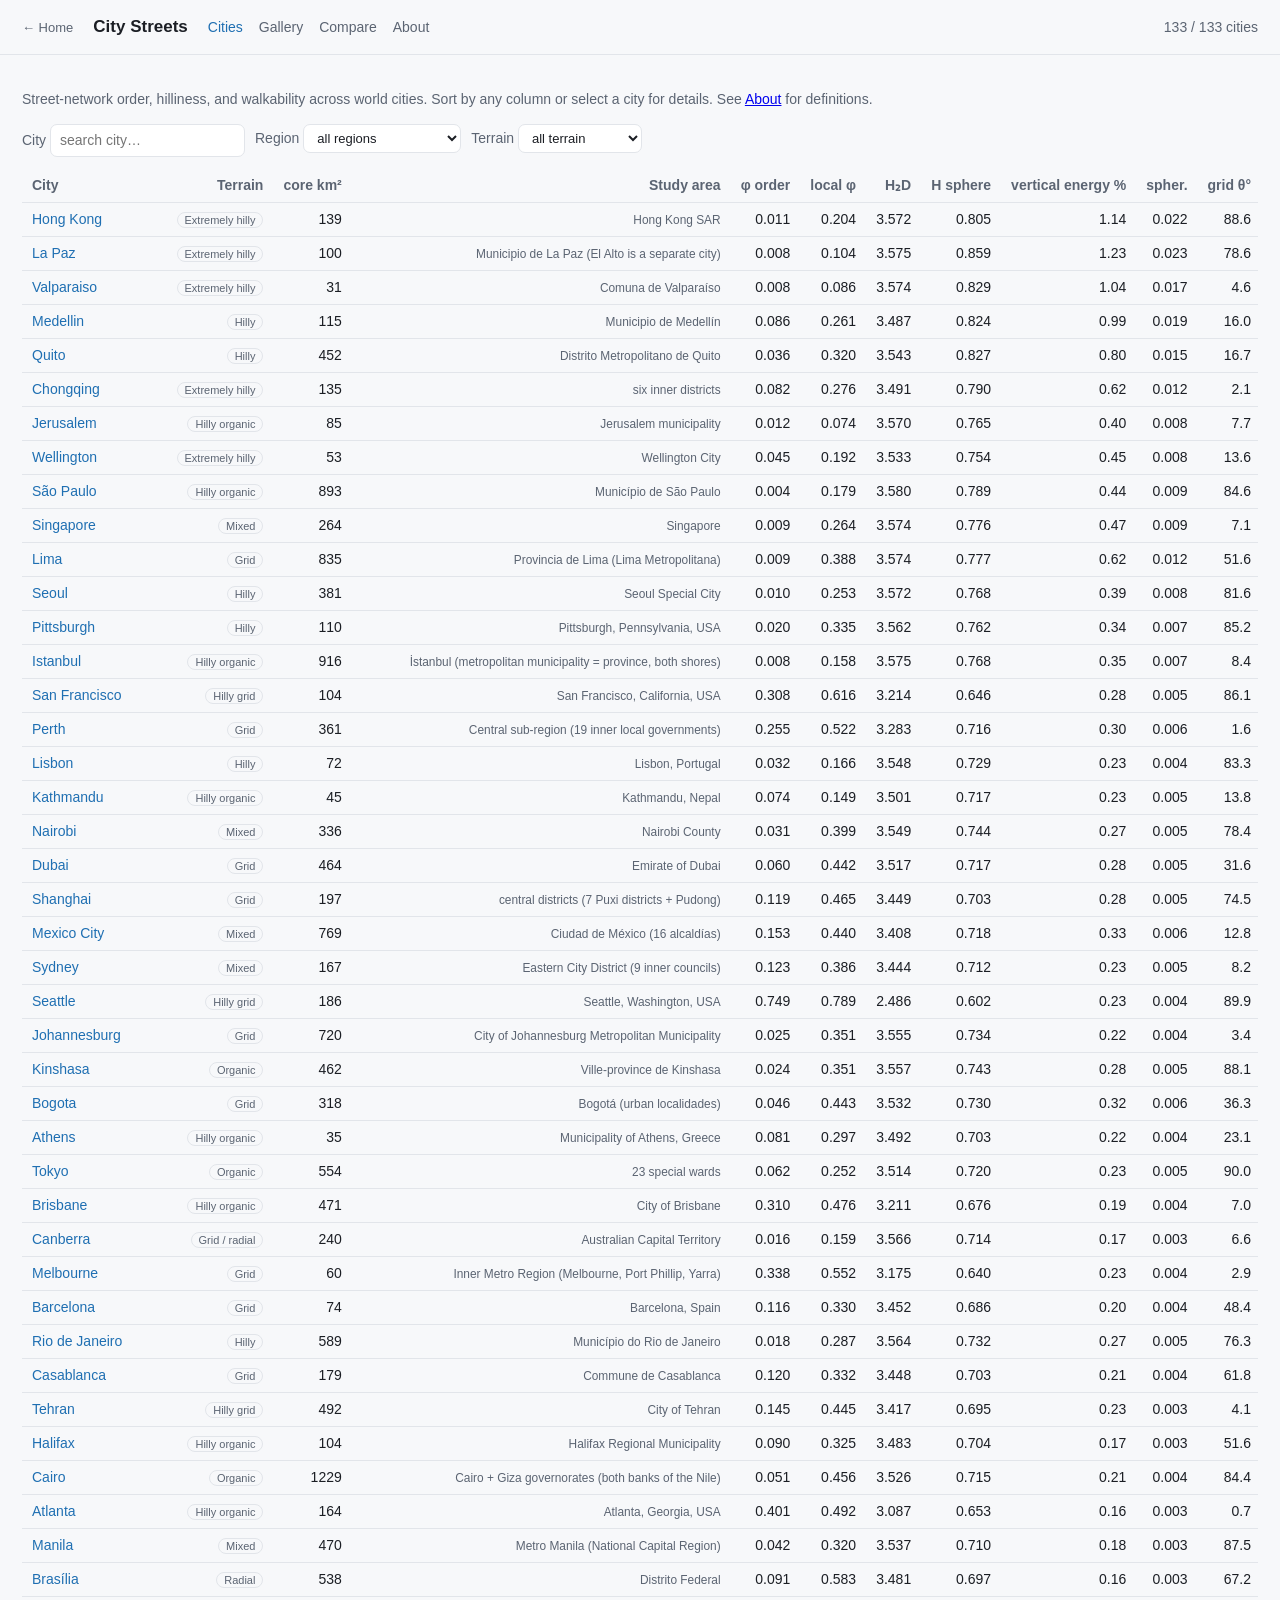
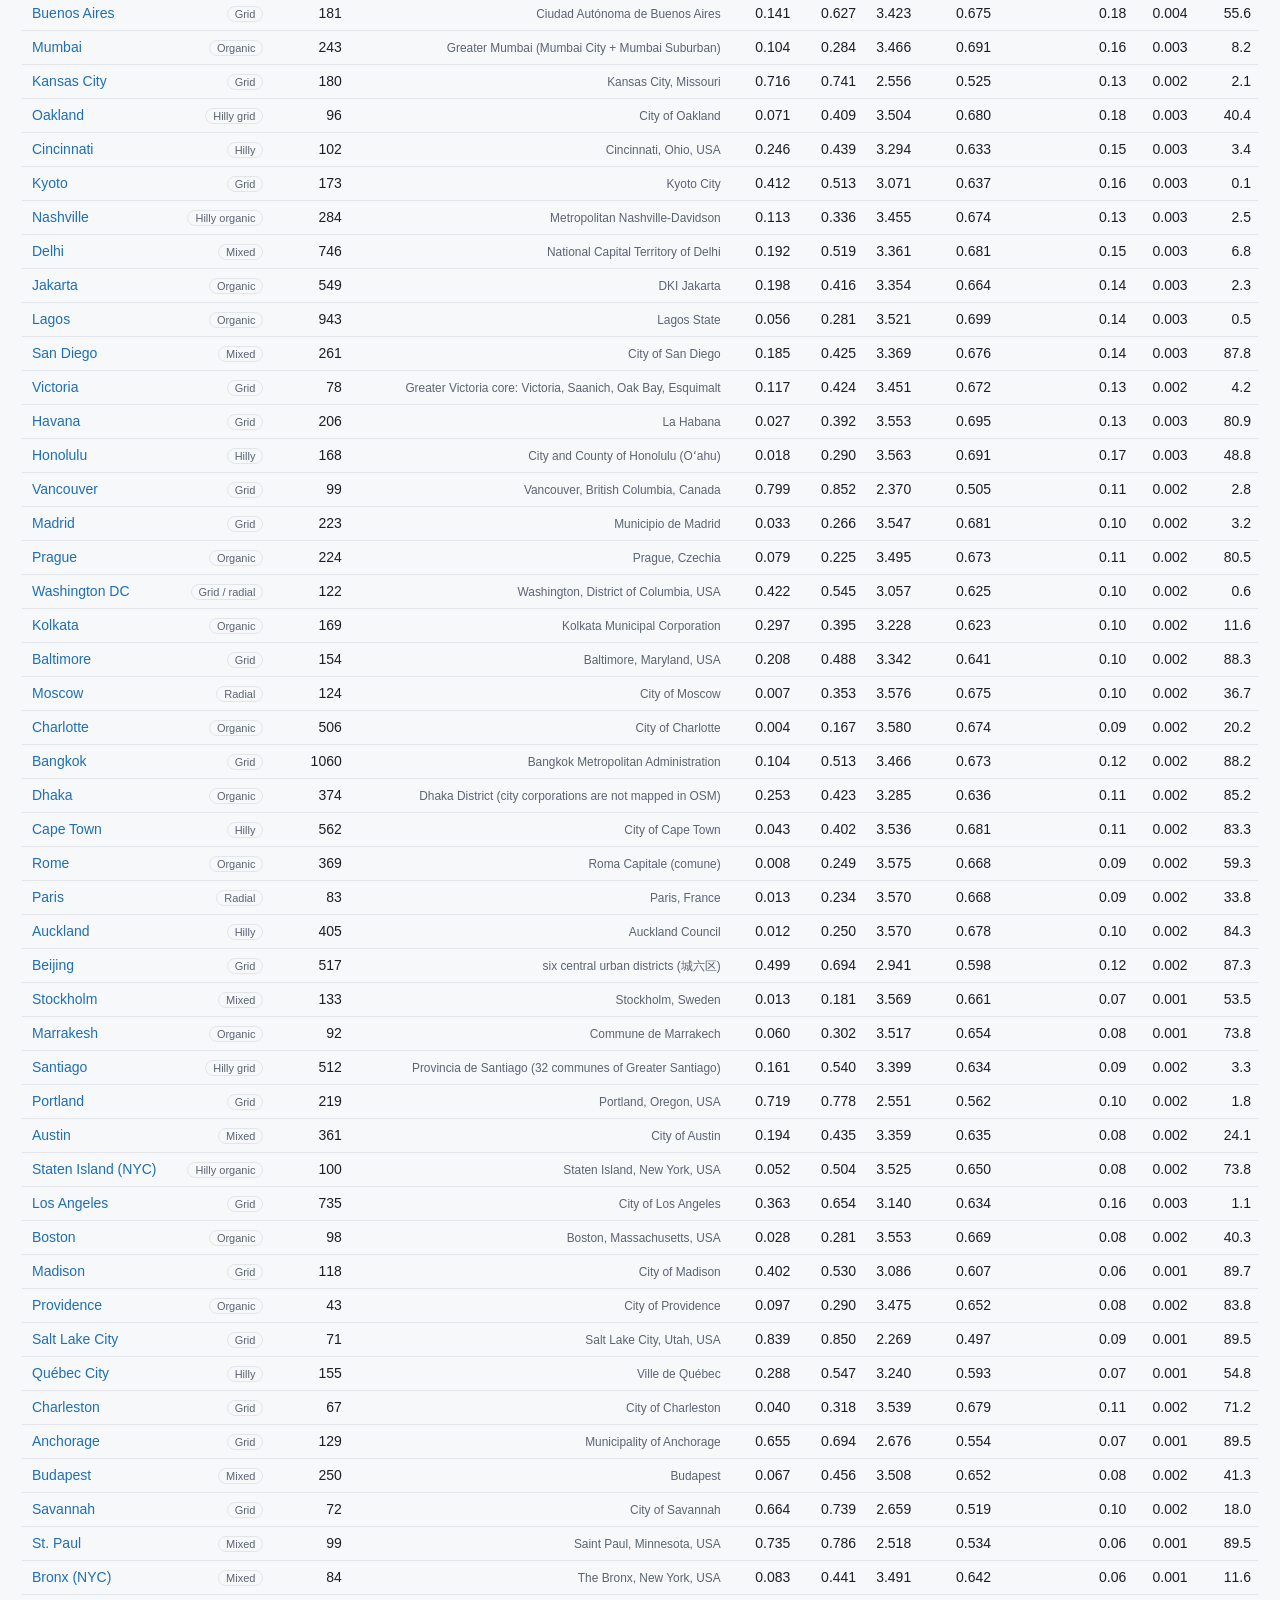
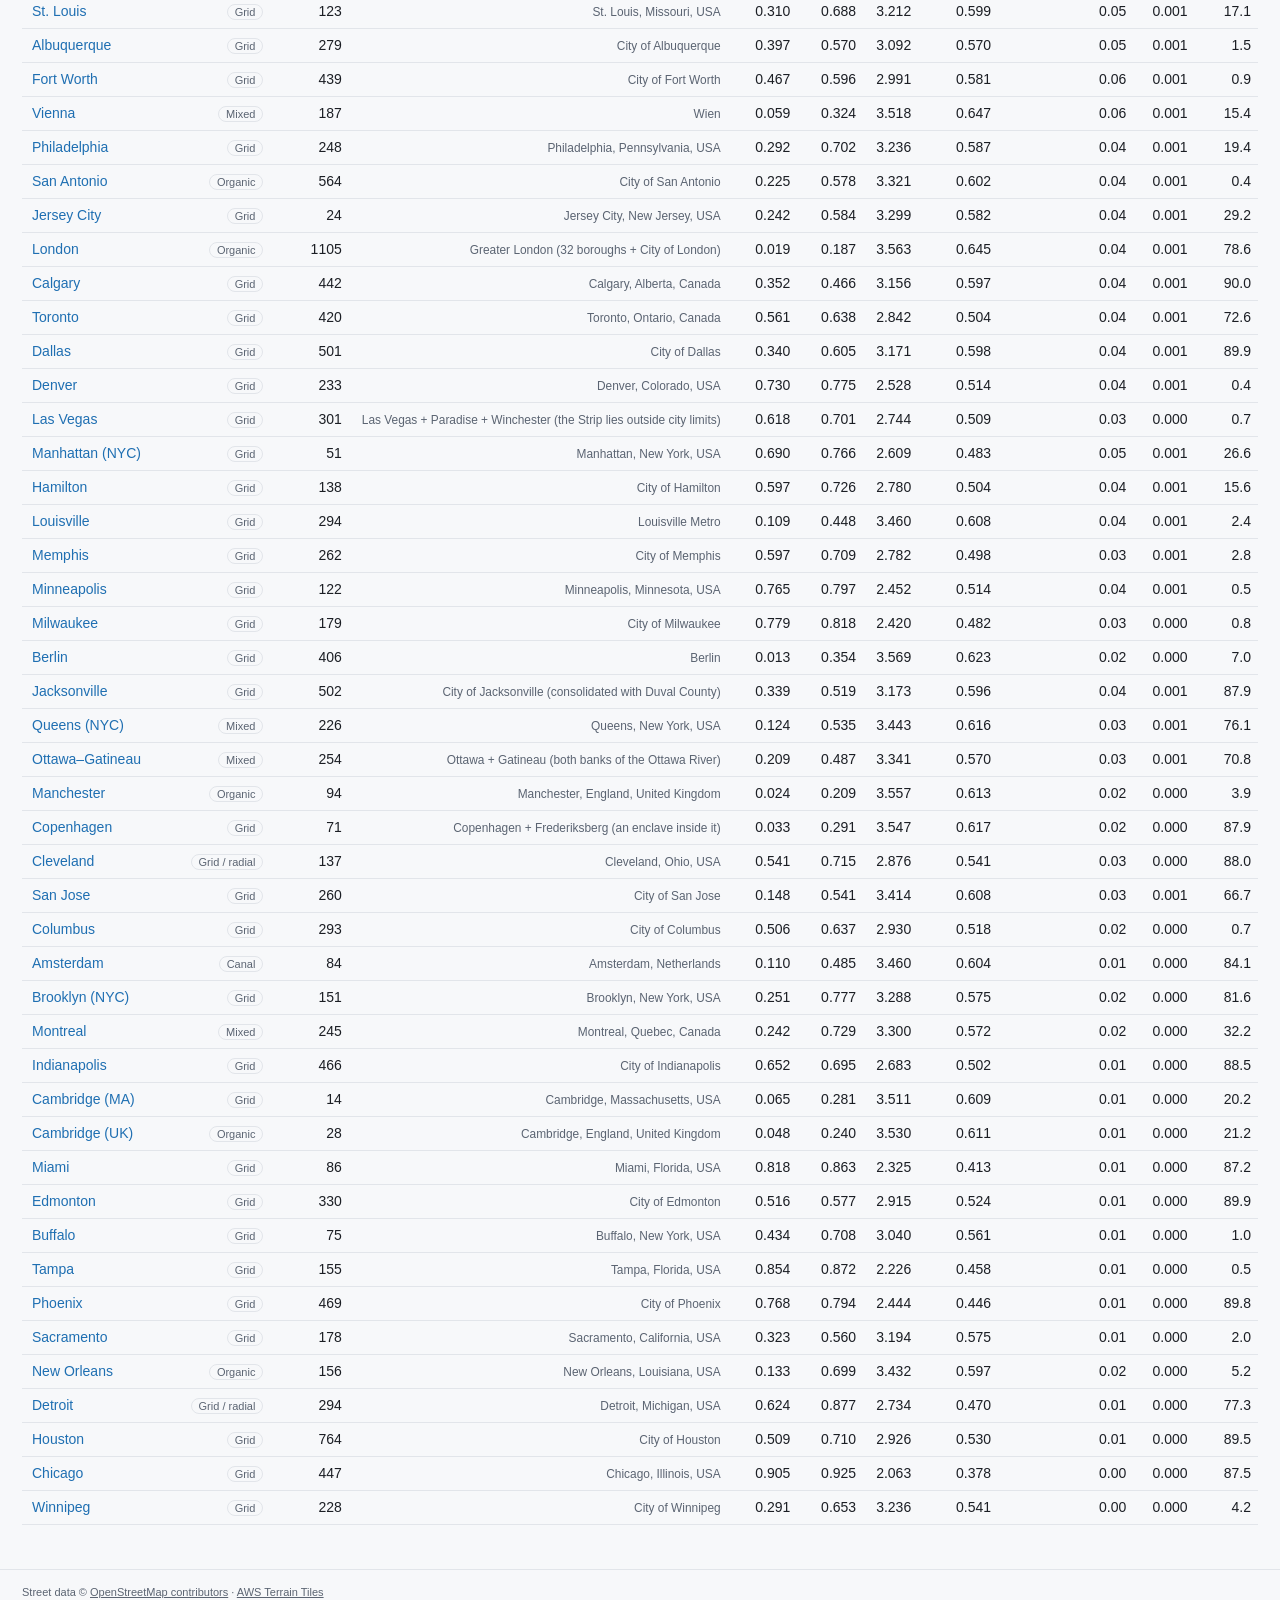
<file: city-streets/index.html>
<!doctype html>
<html lang="en">
<head>
<meta charset="utf-8">
<meta name="viewport" content="width=device-width, initial-scale=1">
<title>City Streets — cities</title>
<link rel="stylesheet" href="css/style.css">
</head>
<body>
<header>
  <a class="home-link" href="../">&larr; Home</a>
  <h1>City Streets</h1>
  <nav><a href="./" class="active">Cities</a><a href="gallery.html">Gallery</a><a href="compare.html">Compare</a><a href="about.html">About</a></nav>
  <span class="muted" id="count"></span>
</header>
<main>
  <p class="muted">Street-network order, hilliness, and walkability across world cities.
    Sort by any column or select a city for details. See <a href="about.html">About</a> for definitions.</p>
  <div style="display:flex; gap:10px; flex-wrap:wrap; margin-bottom:12px">
    <label><span class="muted">City </span><input id="q" type="search" placeholder="search city…" style="background:var(--panel);color:var(--fg);border:1px solid var(--line);border-radius:7px;padding:5px 9px"></label>
    <label><span class="muted">Region </span><select id="region"><option value="">all regions</option></select></label>
    <label><span class="muted">Terrain </span><select id="terrain"><option value="">all terrain</option></select></label>
  </div>
  <div style="overflow-x:auto"><table id="tbl"><thead></thead><tbody></tbody></table></div>
</main>
<script src="js/common.js"></script>
<script>
const COLS = [
  { k: "name", t: "City", tip: "click for the city page", d: null, s: r => r.name,
    cell: r => `<a href="${cityHref(r.slug)}">${escapeHTML(r.name)}</a>` },
  { k: "terrain", t: "Terrain", tip: "registry tag (rough prior, not computed)", d: null, s: r => r.terrain,
    cell: r => `<span class="tag">${escapeHTML(humanLabel(r.terrain))}</span>` },
  { k: "core_area_km2", t: "core km²", tip: "analyzed urban-core area within the input window", d: 0, s: r => r.core_area_km2 },
  { k: "boundary_label", t: "Study area", tip: "the city limits analyzed (or the documented union of official units); water and low-density land are excluded inside it", d: null, s: r => r.boundary_label ?? r.extent ?? "",
    cell: r => `<span class="muted" style="font-size:.85em">${escapeHTML(r.boundary_label ?? humanLabel(r.extent ?? ""))}</span>` },
  { k: "phi", t: "φ order", tip: "orientation order of the whole study area: 1 = one perfect grid, 0 = maximal disorder (Boeing). Falls as the area grows for non-grid cities — compare with local φ", d: 3, s: r => r.phi },
  { k: "phi_local", t: "local φ", tip: "φ computed in each 2 km × 2 km tile and averaged by street length — comparable across study areas of very different size", d: 3, s: r => r.phi_local },
  { k: "entropy2d", t: "H₂D", tip: "Shannon entropy of the 36-bin bearing rose (ln 4 ≈ 1.386 ideal orthogonal-grid reference; ln 36 ≈ 3.584 uniform maximum)", d: 3, s: r => r.entropy2d },
  { k: "spherical_entropy", t: "H sphere", tip: "normalized entropy of the (bearing × grade) measure over the ≤50%-grade band; 1 = uniform", d: 3, s: r => r.spherical_entropy },
  { k: "vertical_fraction", t: "vertical energy %", tip: "length-weighted mean squared vertical component of street direction", d: null, s: r => r.vertical_fraction, cell: r => pct(r.vertical_fraction, 2) },
  { k: "sphericity", t: "spher.", tip: "τ₃/τ₁ of the orientation tensor: 0 when directions lie in a plane, 1 when all three tensor eigenvalues are equal", d: 3, s: r => r.sphericity },
  { k: "grid_angle", t: "grid θ°", tip: "dominant grid rotation from the 4-fold moment of the bearing measure", d: 1, s: r => r.grid_angle },
  { k: "hilliness", t: "hilly %", tip: "length-weighted mean |grade| of drivable streets, %", d: 2, s: r => r.hilliness },
  { k: "steep8", t: ">8% len", tip: "share of street length steeper than 8% grade", d: null, s: r => r.steep8, cell: r => pct(r.steep8, 1) },
  { k: "walk_hilliness", t: "walk hilly %", tip: "mean |grade| of the pedestrian network (staircases via step counts)", d: 2, s: r => r.walk_hilliness },
  { k: "steps_per_km", t: "stairs/km", tip: "connected staircases per km of street (way-split-proof: one staircase = one count)", d: 2, s: r => r.steps_per_km },
  { k: "walkscore", t: `<a href="https://www.walkscore.com/how-it-works/" target="_blank" rel="noopener">Walk Score®</a>`, tip: "official Walk Score amenity index, mean over sampled core points; availability varies by location", d: 0, s: r => r.walkscore,
    cell: r => r.walkscore == null ? "—" : `<a href="https://www.walkscore.com/how-it-works/" target="_blank" rel="noopener" title="How Walk Score works">${fmt(r.walkscore, 0)}</a>` },
  { k: "major_stairs", t: "major stairs", tip: "count of staircases at least 30 m long", d: 0, s: r => r.major_stairs },
  { k: "major_stairs_per_km_street", t: "major stairs/km", tip: "major staircases per km of walkable street", d: 3, s: r => r.major_stairs_per_km_street },
  { k: "circuity", t: "way circuity", tip: "OSM-way length ÷ distance between its endpoints; loops are omitted", d: 3, s: r => r.circuity },
  { k: "turn_rate", t: "turn °/100m", tip: "how much roads bend between intersections: total turning per 100 m of way (from OSM shape points)", d: 1, s: r => r.turn_rate },
  { k: "pop_density", t: "pop/km²", tip: "approx. city-proper population ÷ city-proper land area (registry data — consistent units)", d: 0, s: r => r.pop_density },
  { k: "signals_per_km2", t: "signals/km²", tip: "traffic signals per km² of urban core (OSM highway=traffic_signals)", d: 1, s: r => r.signals_per_km2 },
  { k: "four_way", t: "4-way %", tip: "share of intersections with 4 streets — the hallmark of grids", d: null, s: r => r.four_way, cell: r => pct(r.four_way, 1) },
  { k: "park_share", t: "park %", tip: "share of the analyzed core covered by selected OSM park-like polygons, measured as a raster union; public access is not independently verified", d: null, s: r => r.park_share, cell: r => pct(r.park_share, 1) },
  { k: "park_km2", t: "park km²", tip: "raster-union area of selected OSM park-like polygons inside the analyzed core", d: 1, s: r => r.park_km2 },
];
let rows = [], renderTable = null;

function passes(r) {
  const q = document.getElementById("q").value.toLowerCase();
  const reg = document.getElementById("region").value;
  const ter = document.getElementById("terrain").value;
  return (!q || r.name.toLowerCase().includes(q)) &&
         (!reg || r.region === reg) && (!ter || r.terrain === ter);
}

function render() { renderTable && renderTable(); }

api("api/cities.json").then(d => {
  rows = d;
  for (const [id, key] of [["region", "region"], ["terrain", "terrain"]]) {
    const sel = document.getElementById(id);
    [...new Set(d.map(r => r[key]))].sort().forEach(v => addOption(sel, v));
    sel.onchange = render;
  }
  document.getElementById("q").oninput = render;
  renderTable = sortableTable(document.getElementById("tbl"), COLS, rows, {
    sortKey: "hilliness", filter: passes,
    onRender: n => document.getElementById("count").textContent = `${n} / ${rows.length} cities`,
  });
}).catch(e => showError(document.querySelector("main"), "No data yet: ", e));
</script>
</body>
</html>
</file>
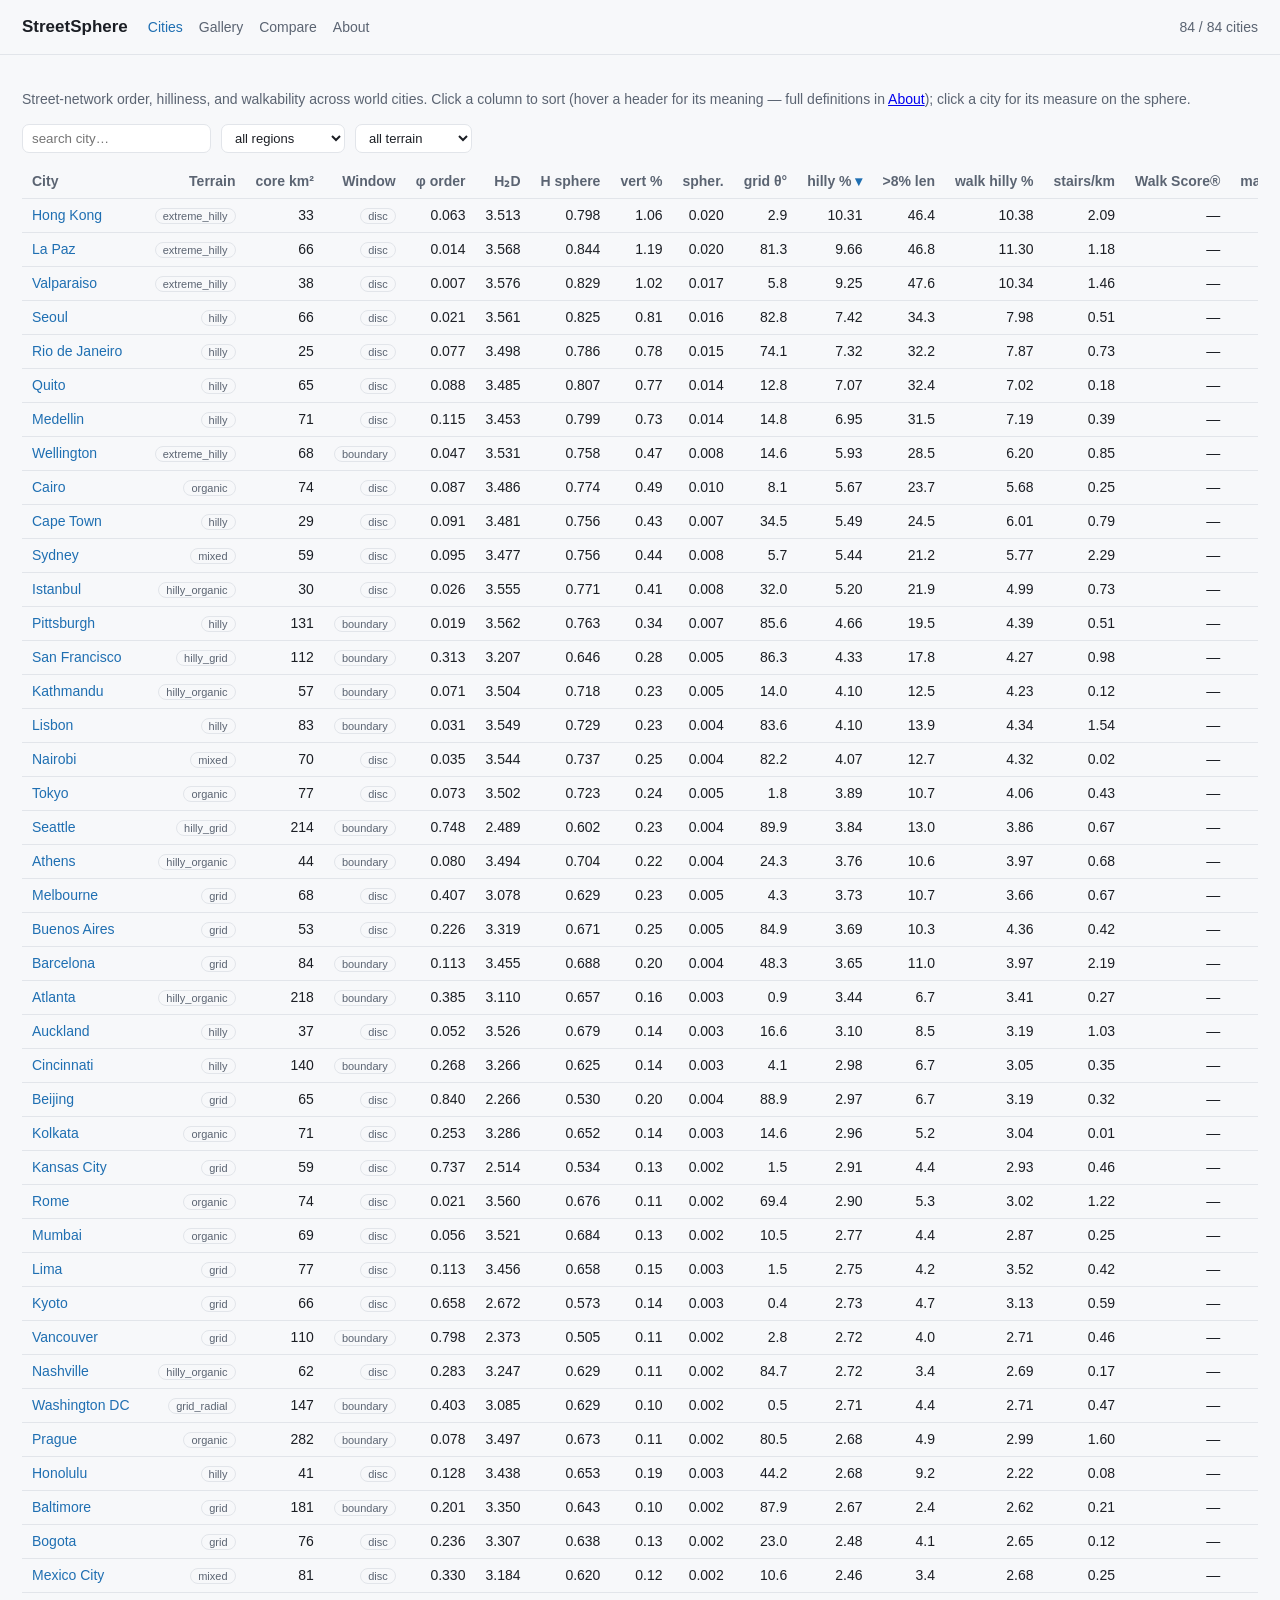
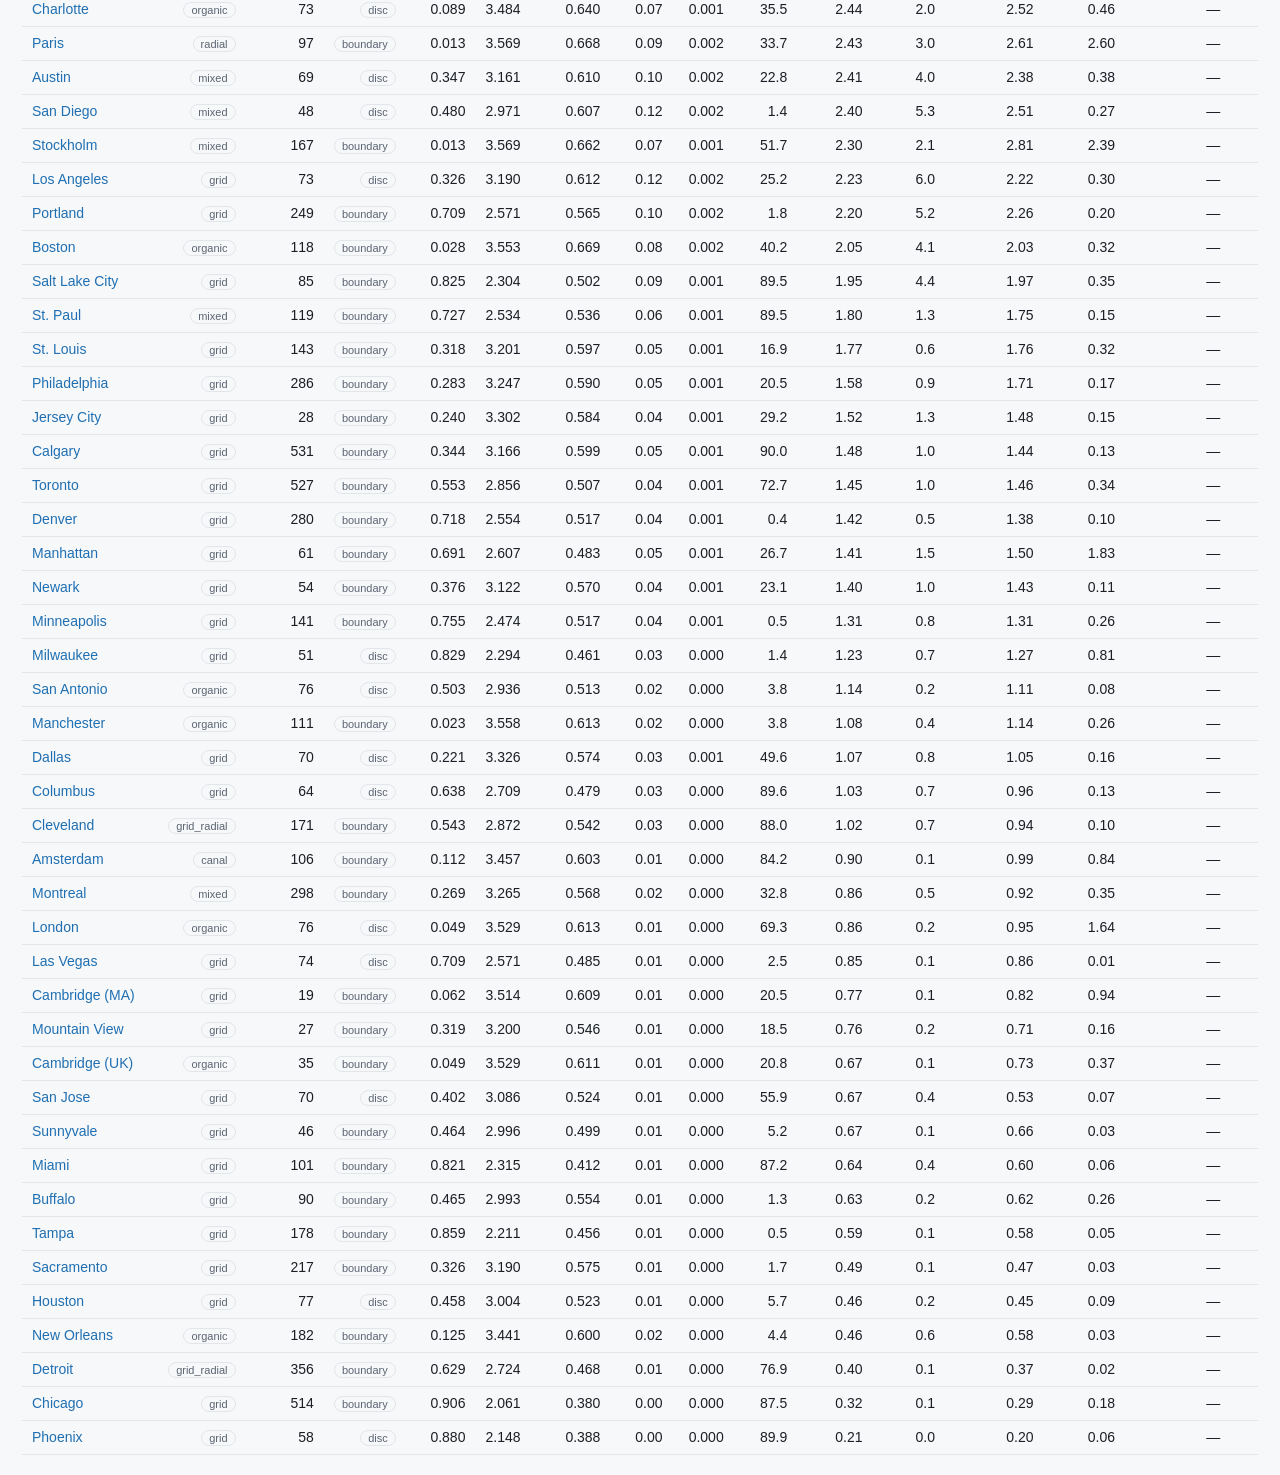
<file: streetsphere/index.html>
<!doctype html>
<html lang="en">
<head>
<meta charset="utf-8">
<meta name="viewport" content="width=device-width, initial-scale=1">
<title>StreetSphere — cities</title>
<link rel="stylesheet" href="css/style.css">
</head>
<body>
<header>
  <h1>StreetSphere</h1>
  <nav><a href="./" class="active">Cities</a><a href="gallery.html">Gallery</a><a href="compare.html">Compare</a><a href="about.html">About</a></nav>
  <span class="muted" id="count"></span>
</header>
<main>
  <p class="muted">Street-network order, hilliness, and walkability across world cities.
     Click a column to sort (hover a header for its meaning — full definitions in
     <a href="about.html">About</a>); click a city for its measure on the sphere.</p>
  <div style="display:flex; gap:10px; flex-wrap:wrap; margin-bottom:12px">
    <input id="q" type="search" placeholder="search city…" style="background:var(--panel);color:var(--fg);border:1px solid var(--line);border-radius:7px;padding:5px 9px">
    <select id="region"><option value="">all regions</option></select>
    <select id="terrain"><option value="">all terrain</option></select>
  </div>
  <div style="overflow-x:auto"><table id="tbl"><thead></thead><tbody></tbody></table></div>
</main>
<script src="js/common.js"></script>
<script>
const COLS = [
  { k: "name", t: "City", tip: "click for the city page", d: null, s: r => r.name,
    cell: r => `<a href="city.html?slug=${r.slug}">${r.name}</a>` },
  { k: "terrain", t: "Terrain", tip: "registry tag (rough prior, not computed)", d: null, s: r => r.terrain,
    cell: r => `<span class="tag">${r.terrain}</span>` },
  { k: "core_area_km2", t: "core km²", tip: "area actually analyzed: the urban core (dense fabric) within the window — compare to land km² to see how much of the city is urban", d: 0, s: r => r.core_area_km2 },
  { k: "extent", t: "Window", tip: "boundary = city limits minus low-density areas; disc = fixed-radius center window", d: null, s: r => r.extent ?? "disc",
    cell: r => `<span class="tag">${r.extent ?? "disc"}</span>` },
  { k: "phi", t: "φ order", tip: "orientation order: 1 = one perfect grid, 0 = maximal disorder (Boeing)", d: 3, s: r => r.phi },
  { k: "entropy2d", t: "H₂D", tip: "Shannon entropy of the 36-bin bearing rose (ln 4 ≈ 1.386 grid … ln 36 ≈ 3.584 uniform)", d: 3, s: r => r.entropy2d },
  { k: "spherical_entropy", t: "H sphere", tip: "normalized entropy of the (bearing × grade) measure over the ≤50%-grade band; 1 = uniform", d: 3, s: r => r.spherical_entropy },
  { k: "vertical_fraction", t: "vert %", tip: "length-weighted mean squared vertical component of street direction — pure verticality", d: null, s: r => r.vertical_fraction, cell: r => pct(r.vertical_fraction, 2) },
  { k: "sphericity", t: "spher.", tip: "τ₃/τ₁ of the orientation tensor: 0 = directions on a line, 1 = isotropic", d: 3, s: r => r.sphericity },
  { k: "grid_angle", t: "grid θ°", tip: "dominant grid rotation from the 4-fold moment of the bearing measure", d: 1, s: r => r.grid_angle },
  { k: "hilliness", t: "hilly %", tip: "length-weighted mean |grade| of drivable streets, %", d: 2, s: r => r.hilliness },
  { k: "steep8", t: ">8% len", tip: "share of street length steeper than 8% grade", d: null, s: r => r.steep8, cell: r => pct(r.steep8, 1) },
  { k: "walk_hilliness", t: "walk hilly %", tip: "mean |grade| of the pedestrian network (staircases via step counts)", d: 2, s: r => r.walk_hilliness },
  { k: "steps_per_km", t: "stairs/km", tip: "connected staircases per km of street (way-split-proof: one staircase = one count)", d: 2, s: r => r.steps_per_km },
  { k: "walkscore", t: "Walk Score®", tip: "official walkscore.com amenity index, mean over sampled core points (US/Canada; fetch with scripts/fetch_walkscores.jl)", d: 0, s: r => r.walkscore },
  { k: "major_stairs", t: "major stairs", tip: "count of ≥30 m staircases — the civic stairway-street phenomenon (Pittsburgh's city steps), not short entrance flights. Extent-independent, so comparable everywhere", d: 0, s: r => r.major_stairs },
  { k: "major_stairs_per_km_street", t: "major stairs/km", tip: "≥30 m staircases per km of walkable street — fabric-normalized so it stays comparable across disc vs boundary extents (unlike per-km², whose area denominator differs in kind)", d: 3, s: r => r.major_stairs_per_km_street },
  { k: "circuity", t: "circuity", tip: "street length ÷ straight-line distance; 1 = perfectly straight", d: 3, s: r => r.circuity },
  { k: "turn_rate", t: "turn °/100m", tip: "how much roads bend between intersections: total turning per 100 m of way (from OSM shape points)", d: 1, s: r => r.turn_rate },
  { k: "pop_density", t: "pop/km²", tip: "approx. city-proper population ÷ city-proper land area (registry data — consistent units)", d: 0, s: r => r.pop_density },
  { k: "signals_per_km2", t: "signals/km²", tip: "traffic signals per km² of urban core (OSM highway=traffic_signals)", d: 1, s: r => r.signals_per_km2 },
  { k: "four_way", t: "4-way %", tip: "share of intersections with 4 streets — the hallmark of grids", d: null, s: r => r.four_way, cell: r => pct(r.four_way, 1) },
];
let rows = [], renderTable = null;

function passes(r) {
  const q = document.getElementById("q").value.toLowerCase();
  const reg = document.getElementById("region").value;
  const ter = document.getElementById("terrain").value;
  return (!q || r.name.toLowerCase().includes(q)) &&
         (!reg || r.region === reg) && (!ter || r.terrain === ter);
}

function render() { renderTable && renderTable(); }

api("api/cities.json").then(d => {
  rows = d;
  for (const [id, key] of [["region", "region"], ["terrain", "terrain"]]) {
    const sel = document.getElementById(id);
    [...new Set(d.map(r => r[key]))].sort().forEach(v =>
      sel.insertAdjacentHTML("beforeend", `<option>${v}</option>`));
    sel.onchange = render;
  }
  document.getElementById("q").oninput = render;
  renderTable = sortableTable(document.getElementById("tbl"), COLS, rows, {
    sortKey: "hilliness", filter: passes,
    onRender: n => document.getElementById("count").textContent = `${n} / ${rows.length} cities`,
  });
}).catch(e => document.querySelector("main").innerHTML += `<p class="muted">No data yet: ${e.message}. Run the pipeline first.</p>`);
</script>
</body>
</html>
</file>
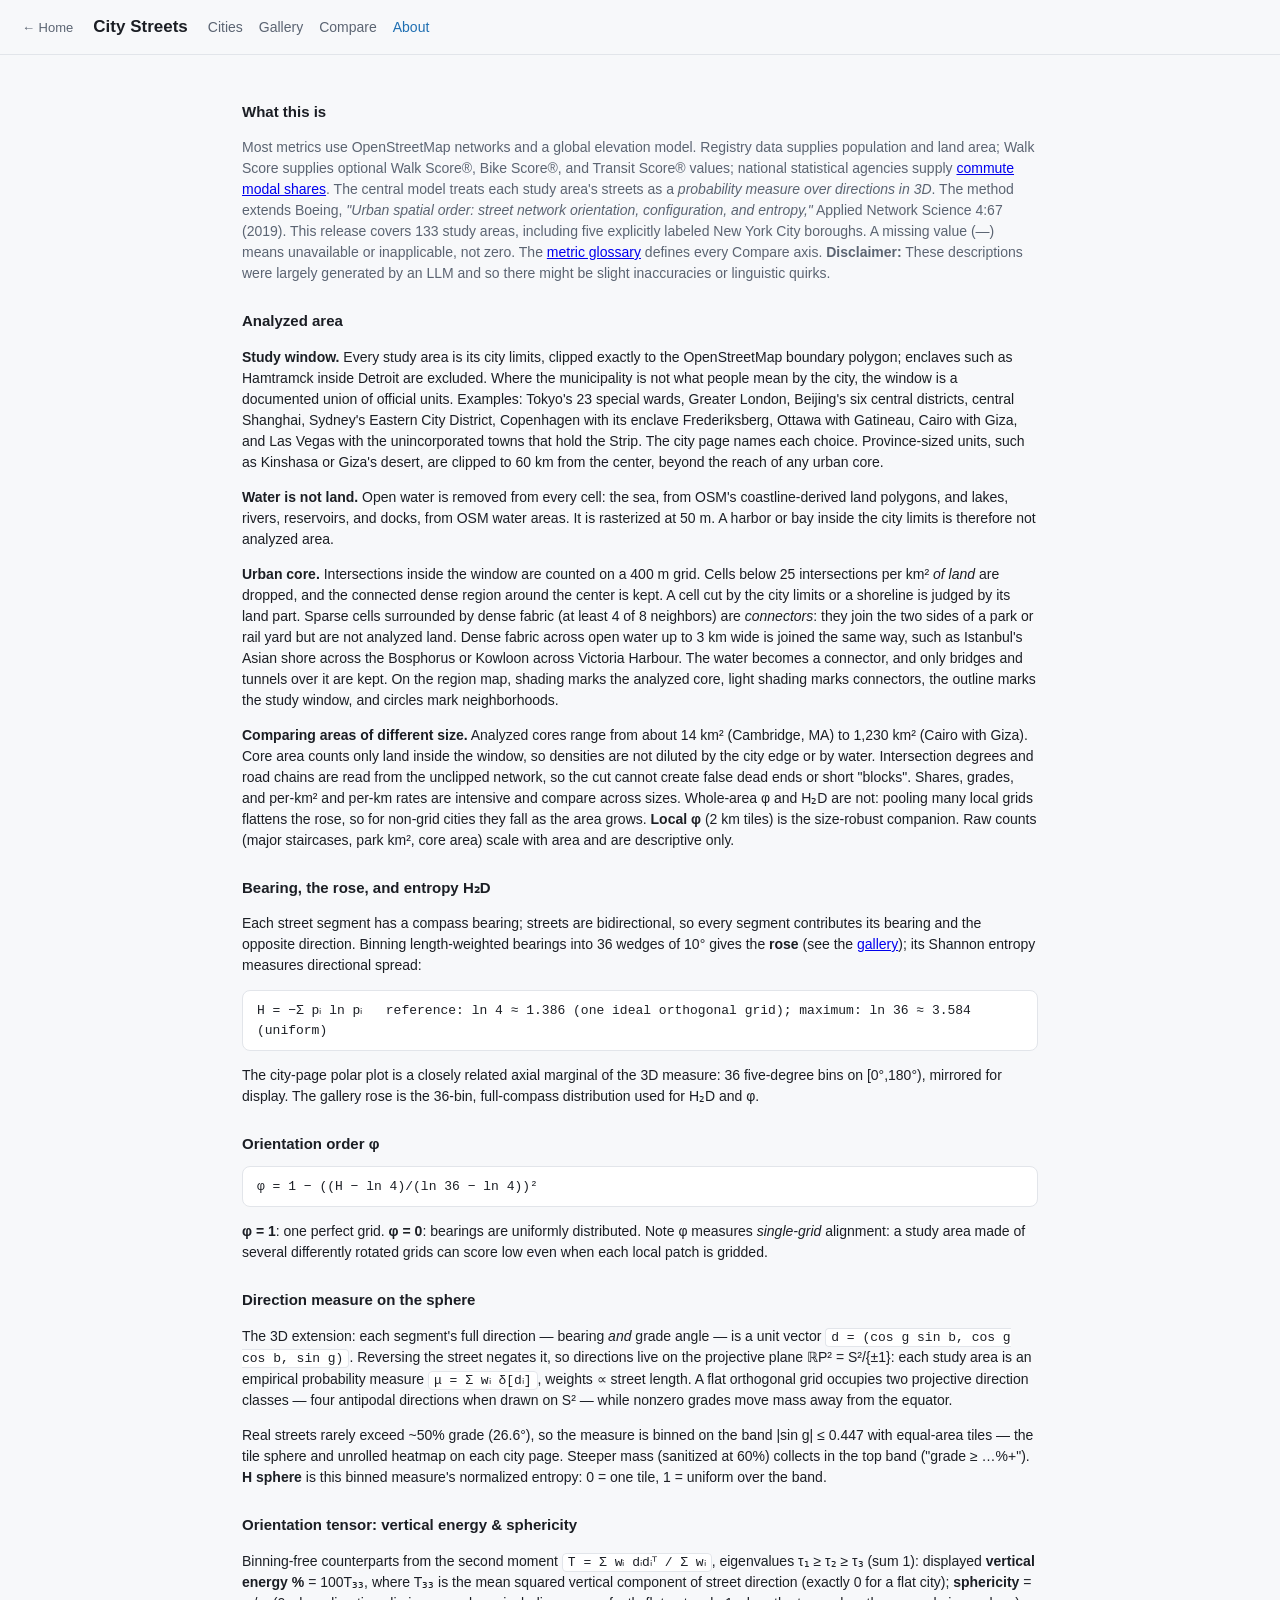
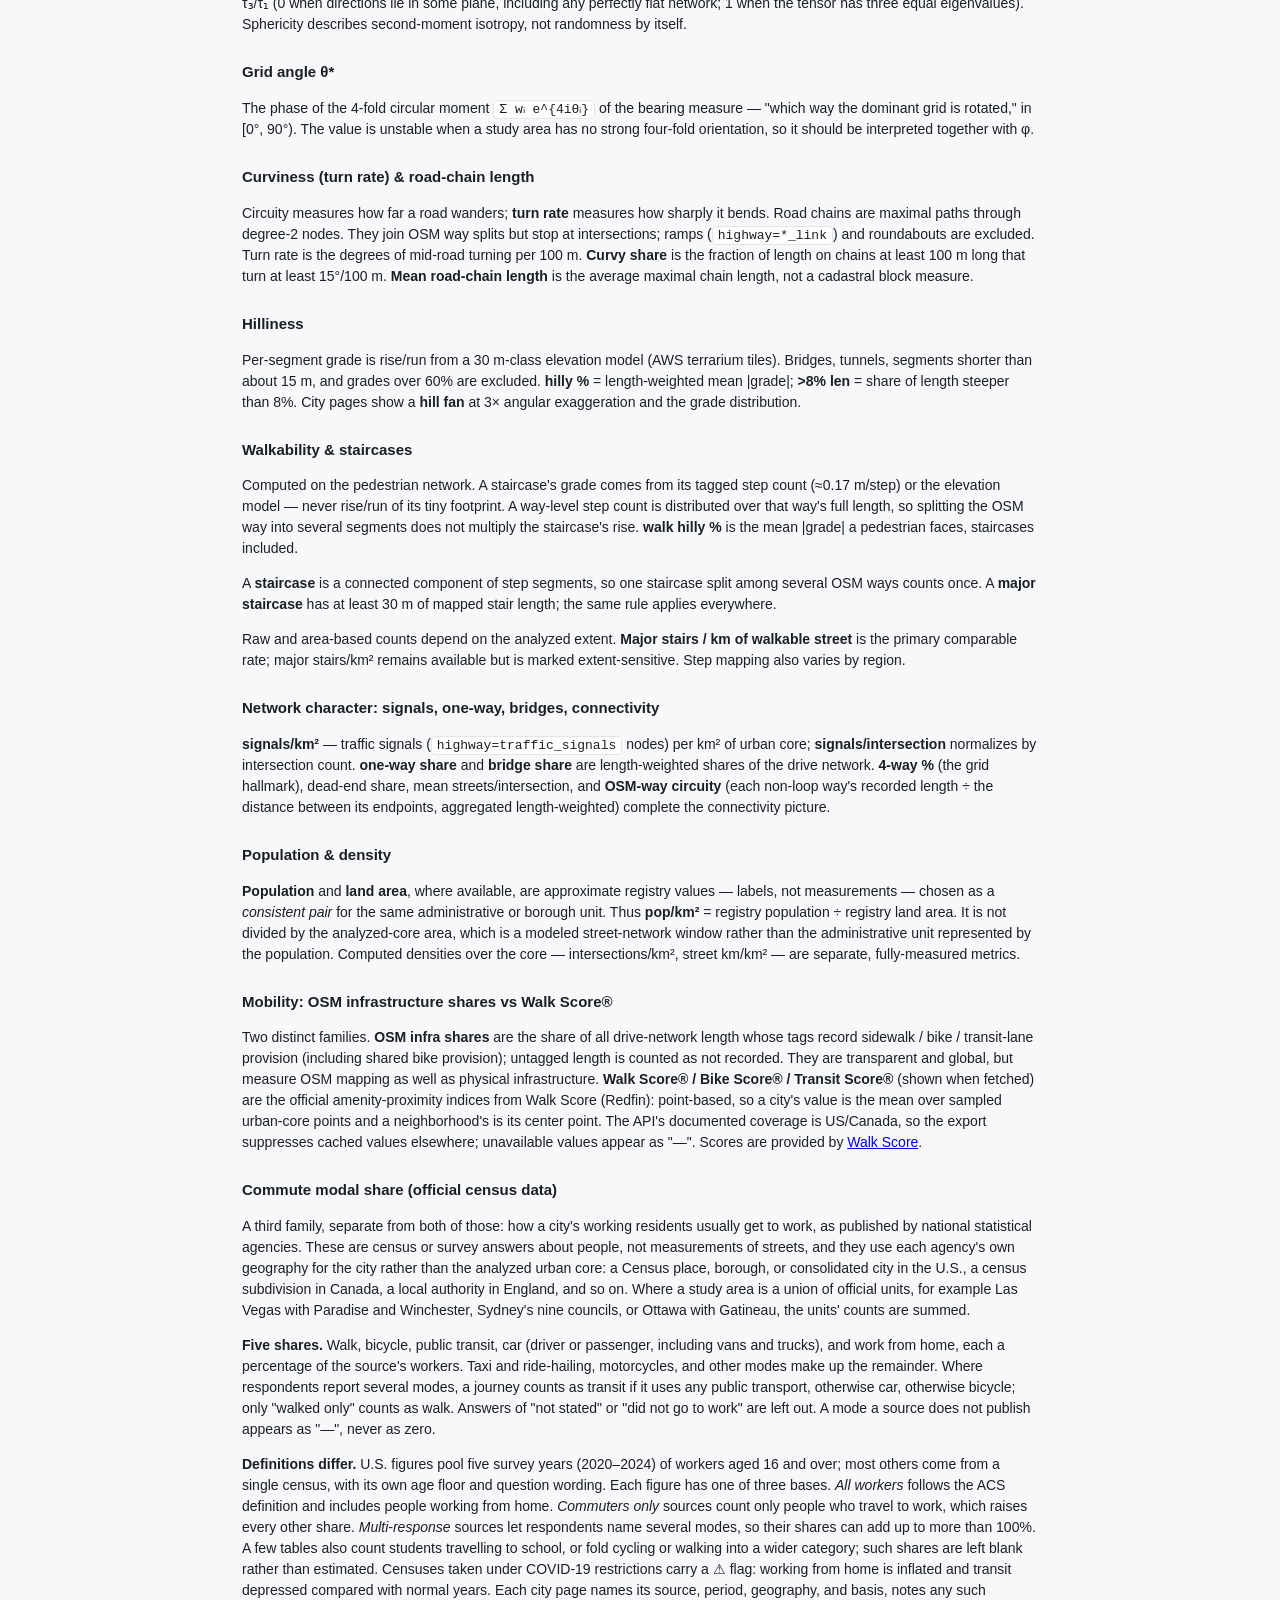
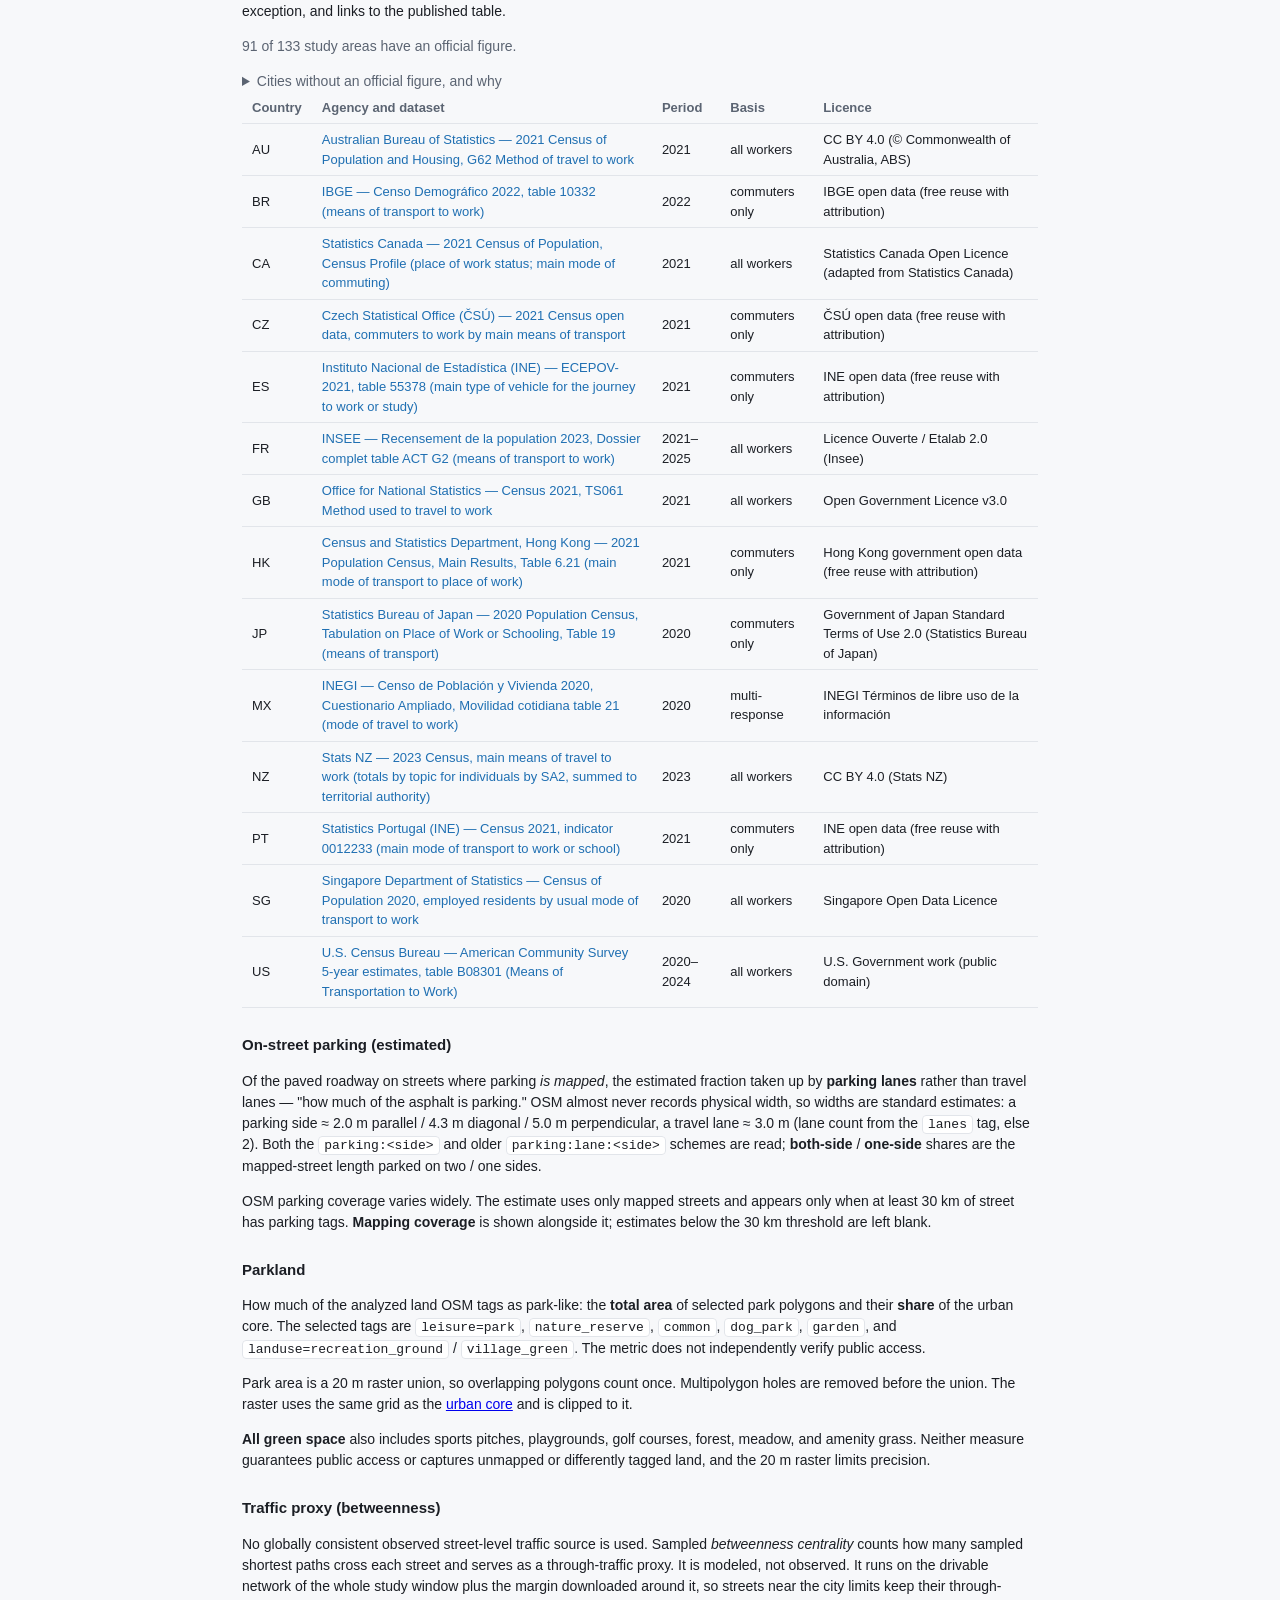
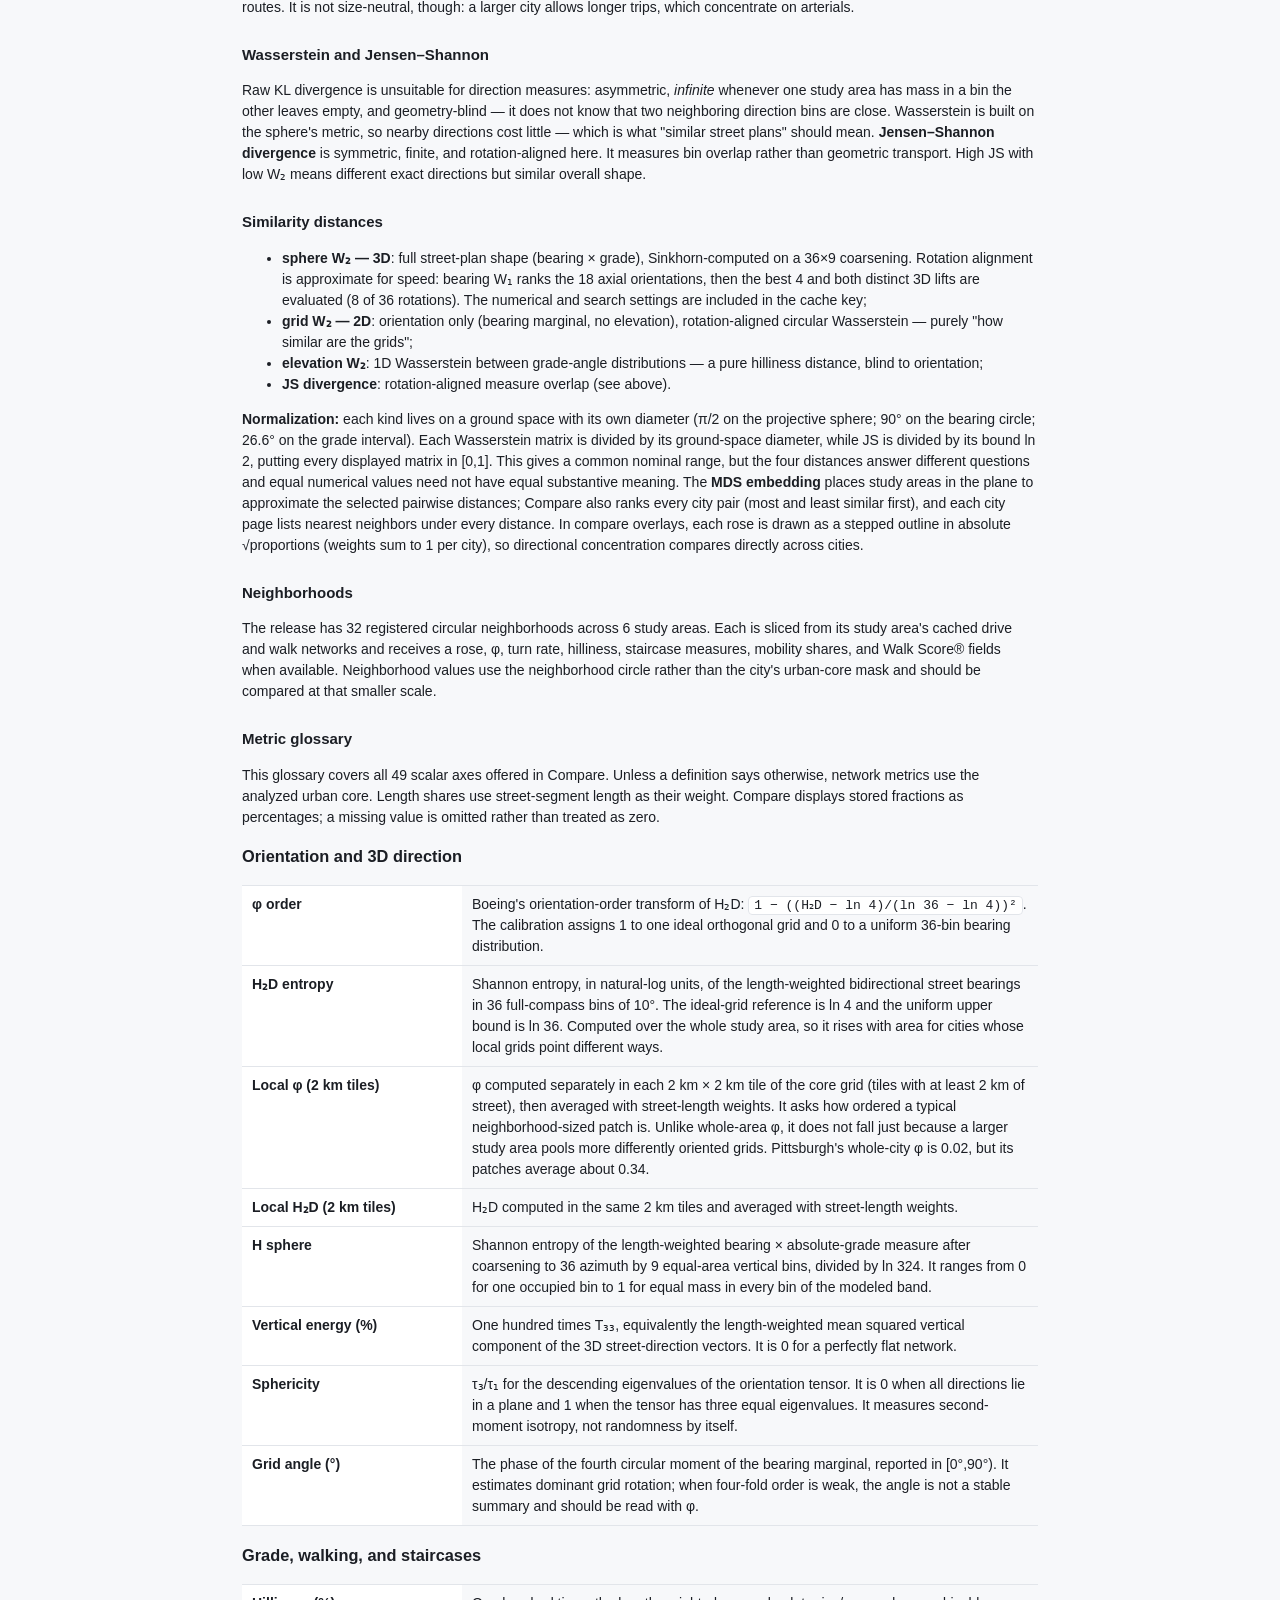
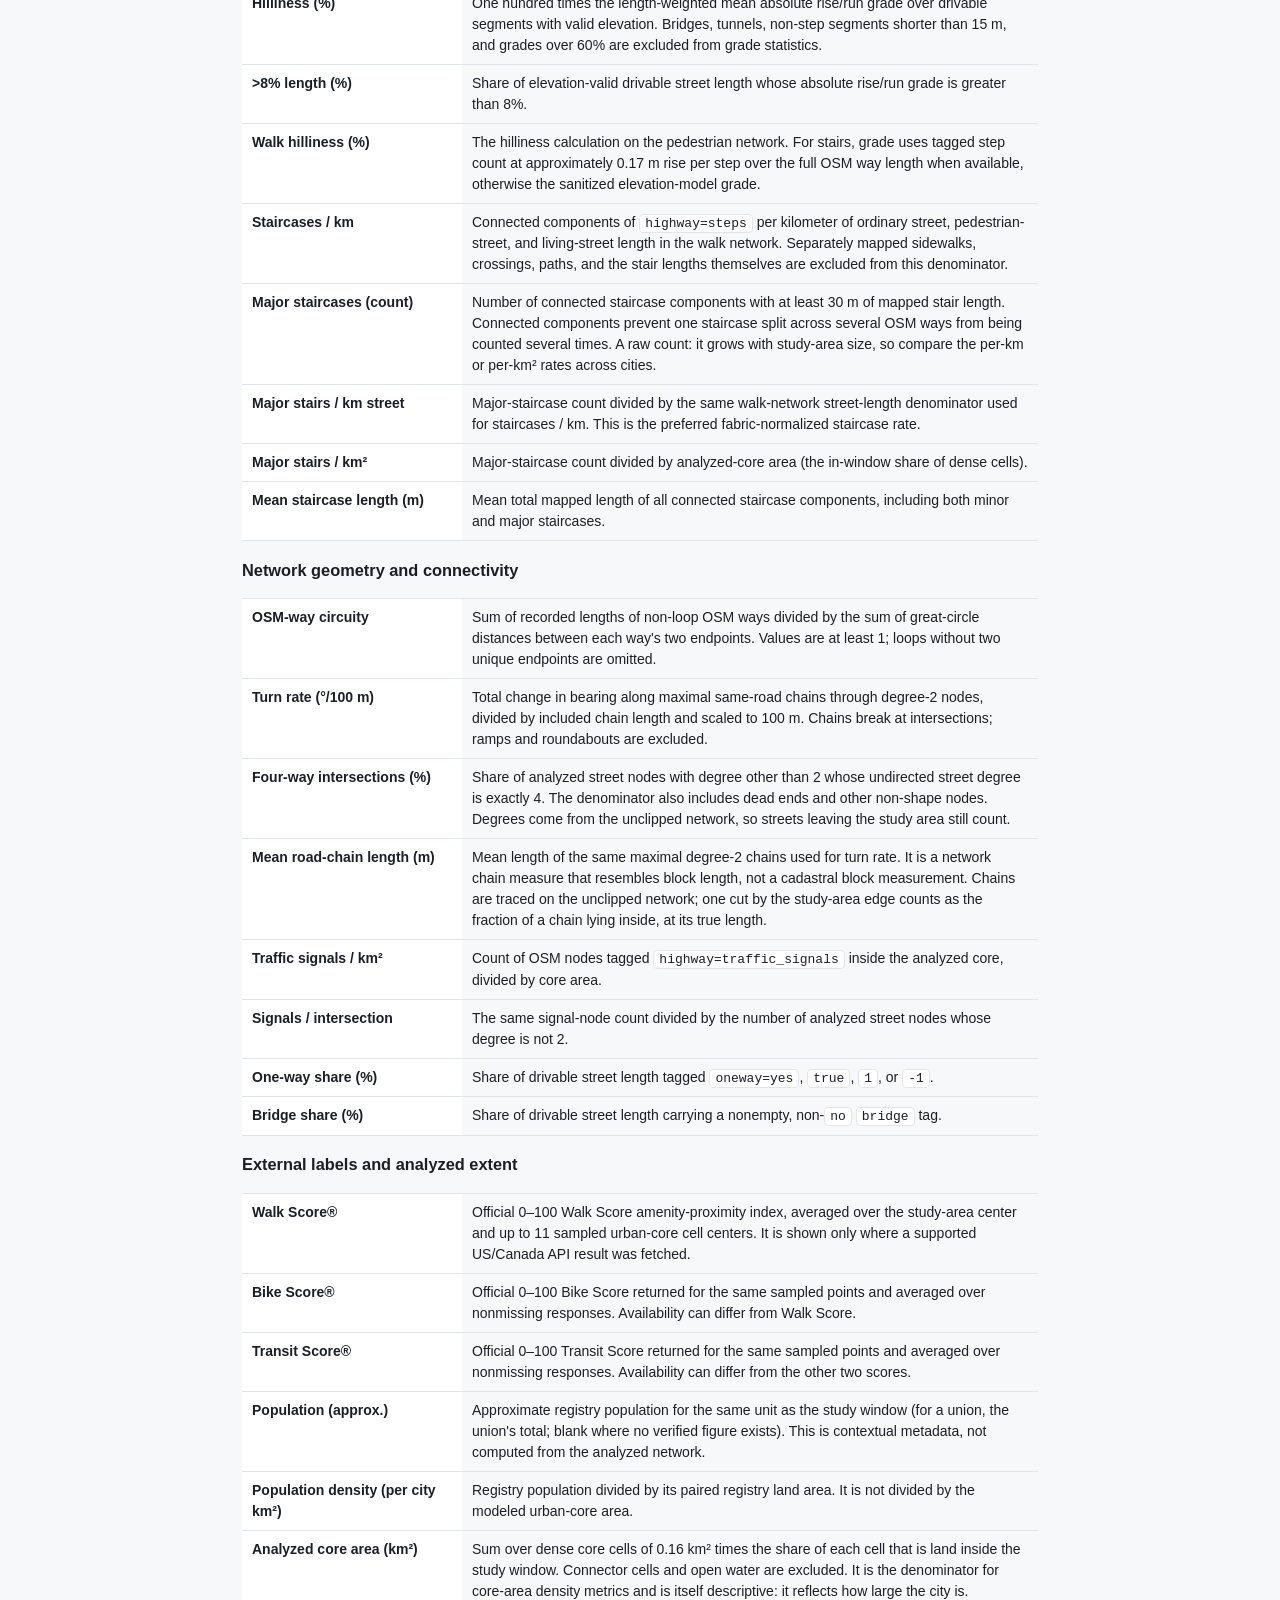
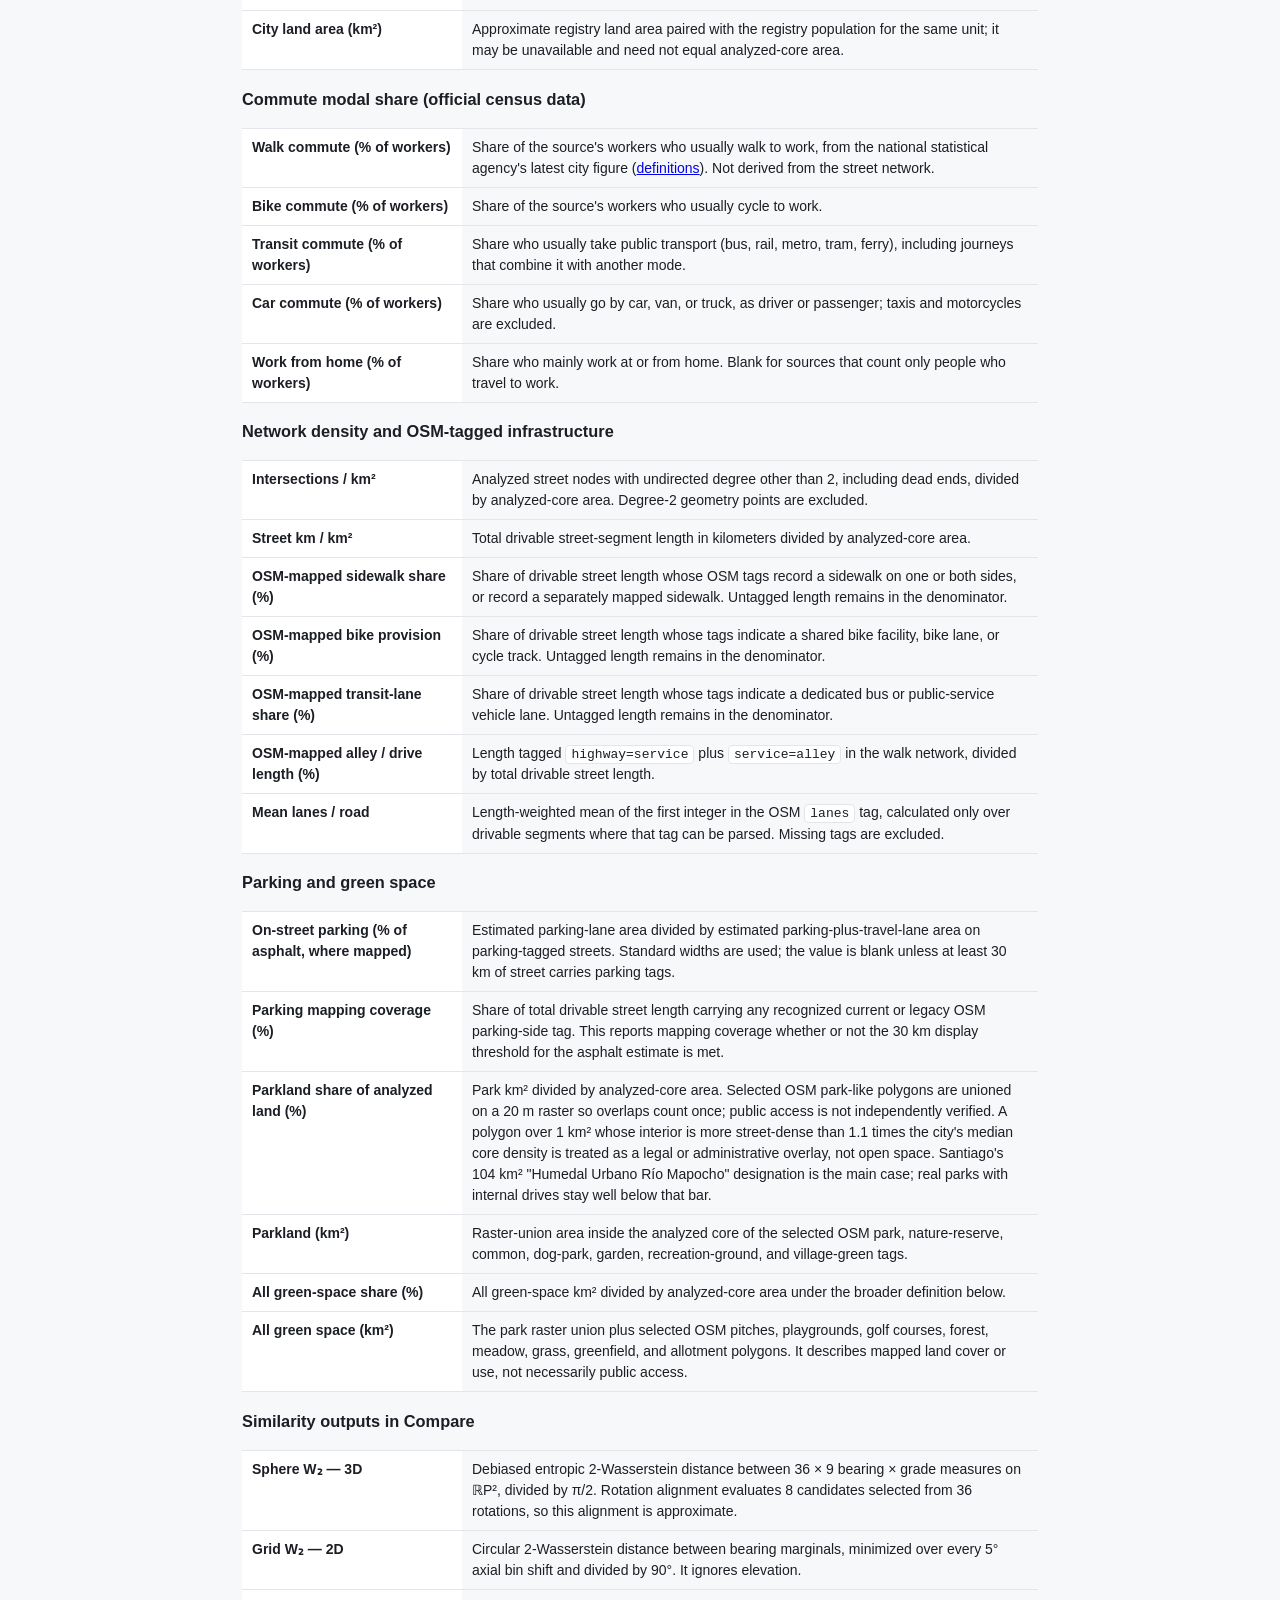
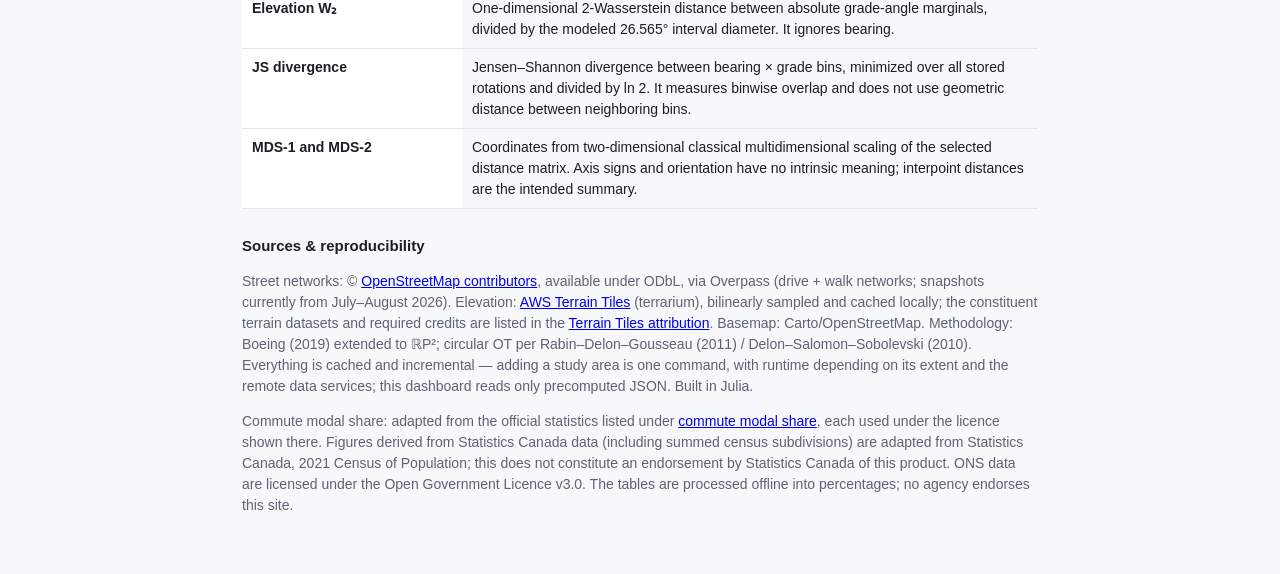
<file: city-streets/about.html>
<!doctype html>
<html lang="en">
<head>
<meta charset="utf-8">
<meta name="viewport" content="width=device-width, initial-scale=1">
<title>City Streets — about the measures</title>
<link rel="stylesheet" href="css/style.css">
<style>
  main { max-width: 840px; }
  section { margin-bottom: 26px; }
  code { background: var(--panel); border: 1px solid var(--line); border-radius: 4px;
         padding: 1px 5px; font-size: 13px; }
  .formula { background: var(--panel); border: 1px solid var(--line); border-radius: 8px;
             padding: 10px 14px; margin: 10px 0; font-family: ui-monospace, monospace; font-size: 13px; }
  .metric-glossary { display: grid; grid-template-columns: minmax(150px, 220px) 1fr;
                     gap: 0; border-top: 1px solid var(--line); }
  .metric-glossary dt, .metric-glossary dd { margin: 0; padding: 8px 10px;
                                             border-bottom: 1px solid var(--line); }
  .metric-glossary dt { font-weight: 650; background: var(--panel); }
  @media (max-width: 620px) {
    .metric-glossary { display: block; }
    .metric-glossary dt { border-bottom: 0; padding-bottom: 2px; }
    .metric-glossary dd { padding-top: 2px; }
  }
  h2 { margin-top: 26px; }
  #commutesources th { cursor: default; text-align: left; white-space: normal; }
</style>
</head>
<body>
<header>
  <a class="home-link" href="../">&larr; Home</a>
  <h1>City Streets</h1>
  <nav><a href="./">Cities</a><a href="gallery.html">Gallery</a><a href="compare.html">Compare</a><a href="about.html" class="active">About</a></nav>
</header>
<main>
  <h2>What this is</h2>
  <p class="muted">Most metrics use OpenStreetMap networks and a global elevation model.
  Registry data supplies population and land area; Walk Score supplies optional Walk Score®,
  Bike Score®, and Transit Score® values; national statistical agencies supply
  <a href="#commute">commute modal shares</a>. The central model treats each study area's streets as
  a <em>probability measure over directions in 3D</em>. The method extends Boeing,
  <em>"Urban spatial order: street network orientation, configuration, and entropy,"</em>
  Applied Network Science 4:67 (2019). This release covers 133 study areas, including five
  explicitly labeled New York City boroughs. A missing value (—) means unavailable or
  inapplicable, not zero. The <a href="#glossary">metric glossary</a> defines every Compare axis.
  <b>Disclaimer:</b> These descriptions were largely generated by an LLM and so there might be
  slight inaccuracies or linguistic quirks.</p>

  <section id="window">
    <h2>Analyzed area</h2>
    <p><b>Study window.</b> Every study area is its city limits, clipped exactly to the
    OpenStreetMap boundary polygon; enclaves such as Hamtramck inside Detroit are excluded. Where
    the municipality is not what people mean by the city, the window is a documented union of
    official units. Examples: Tokyo's 23 special wards, Greater London, Beijing's six central
    districts, central Shanghai, Sydney's Eastern City District, Copenhagen with its enclave
    Frederiksberg, Ottawa with Gatineau, Cairo with Giza, and Las Vegas with the unincorporated
    towns that hold the Strip. The city page names each choice. Province-sized units, such as
    Kinshasa or Giza's desert, are clipped to 60 km from the center, beyond the reach of any
    urban core.</p>
    <p><b>Water is not land.</b> Open water is removed from every cell: the sea, from OSM's
    coastline-derived land polygons, and lakes, rivers, reservoirs, and docks, from OSM water
    areas. It is rasterized at 50 m. A harbor or bay inside the city limits is therefore not
    analyzed area.</p>
    <p><b>Urban core.</b> Intersections inside the window are counted on a 400 m grid. Cells
    below 25 intersections per km² <em>of land</em> are dropped, and the connected dense region
    around the center is kept. A cell cut by the city limits or a shoreline is judged by its
    land part. Sparse cells surrounded by dense fabric (at least 4 of 8 neighbors) are
    <em>connectors</em>: they join the two sides of a park or rail yard but are not analyzed
    land. Dense fabric across open water up to 3 km wide is joined the same way, such as
    Istanbul's Asian shore across the Bosphorus or Kowloon across Victoria Harbour. The water
    becomes a connector, and only bridges and tunnels over it are kept. On the region map,
    shading marks the analyzed core, light shading marks connectors, the outline marks the study
    window, and circles mark neighborhoods.</p>
    <p><b>Comparing areas of different size.</b> Analyzed cores range from about 14 km² (Cambridge,
    MA) to 1,230 km² (Cairo with Giza). Core area counts only land inside the window, so densities are not diluted by
    the city edge or by water. Intersection degrees and road chains are read from the unclipped
    network, so the cut cannot create false dead ends or short "blocks". Shares, grades, and
    per-km² and per-km rates are intensive and compare across sizes. Whole-area φ and H₂D are
    not: pooling many local grids flattens the rose, so for non-grid cities they fall as the
    area grows. <b>Local φ</b> (2 km tiles) is the size-robust companion. Raw counts (major
    staircases, park km², core area) scale with area and are descriptive only.</p>
  </section>

  <section id="rose">
    <h2>Bearing, the rose, and entropy H₂D</h2>
    <p>Each street segment has a compass bearing; streets are bidirectional, so every segment
    contributes its bearing and the opposite direction. Binning length-weighted bearings into
    36 wedges of 10° gives the <b>rose</b> (see the <a href="gallery.html">gallery</a>);
    its Shannon entropy measures directional spread:</p>
    <div class="formula">H = −Σ pᵢ ln pᵢ &nbsp; reference: ln 4 ≈ 1.386 (one ideal orthogonal grid); maximum: ln 36 ≈ 3.584 (uniform)</div>
    <p>The city-page polar plot is a closely related axial marginal of the 3D measure: 36
    five-degree bins on [0°,180°), mirrored for display. The gallery rose is the 36-bin,
    full-compass distribution used for H₂D and φ.</p>
  </section>

  <section id="phi">
    <h2>Orientation order φ</h2>
    <div class="formula">φ = 1 − ((H − ln 4)/(ln 36 − ln 4))²</div>
    <p><b>φ = 1</b>: one perfect grid. <b>φ = 0</b>: bearings are uniformly distributed. Note φ
    measures <em>single-grid</em> alignment: a study area made of several differently rotated
    grids can score low even when each local patch is gridded.</p>
  </section>

  <section id="sphere">
    <h2>Direction measure on the sphere</h2>
    <p>The 3D extension: each segment's full direction — bearing <em>and</em> grade angle — is
    a unit vector <code>d = (cos g sin b, cos g cos b, sin g)</code>. Reversing the street
    negates it, so directions live on the projective plane ℝP² = S²/{±1}: each study area is an
    empirical probability measure <code>μ = Σ wᵢ δ[dᵢ]</code>, weights ∝ street length. A flat
    orthogonal grid occupies two projective direction classes — four antipodal directions when
    drawn on S² — while nonzero grades move mass away from the equator.</p>
    <p>Real streets rarely exceed ~50% grade (26.6°), so the measure is binned on the band
    |sin g| ≤ 0.447 with equal-area tiles — the tile sphere and unrolled heatmap on each city
    page. Steeper mass (sanitized at 60%) collects in the top band ("grade ≥ …%+").
    <b>H sphere</b> is this binned measure's normalized entropy: 0 = one tile, 1 = uniform
    over the band.</p>
  </section>

  <section id="tensor">
    <h2>Orientation tensor: vertical energy &amp; sphericity</h2>
    <p>Binning-free counterparts from the second moment <code>T = Σ wᵢ dᵢdᵢᵀ / Σ wᵢ</code>,
    eigenvalues τ₁ ≥ τ₂ ≥ τ₃ (sum 1): displayed <b>vertical energy %</b> = 100T₃₃, where T₃₃ is the mean squared vertical
    component of street direction (exactly 0 for a flat city); <b>sphericity</b> = τ₃/τ₁
    (0 when directions lie in some plane, including any perfectly flat network; 1 when the
    tensor has three equal eigenvalues). Sphericity describes second-moment isotropy, not
    randomness by itself.</p>
  </section>

  <section id="grid">
    <h2>Grid angle θ*</h2>
    <p>The phase of the 4-fold circular moment <code>Σ wᵢ e^{4iθᵢ}</code> of the bearing
    measure — "which way the dominant grid is rotated," in [0°, 90°). The value is unstable
    when a study area has no strong four-fold orientation, so it should be interpreted together
    with φ.</p>
  </section>

  <section id="curviness">
    <h2>Curviness (turn rate) &amp; road-chain length</h2>
    <p>Circuity measures how far a road wanders; <b>turn rate</b> measures how sharply it bends.
    Road chains are maximal paths through degree-2 nodes. They join OSM way splits but stop at
    intersections; ramps (<code>highway=*_link</code>) and roundabouts are excluded. Turn rate is
    the degrees of mid-road turning per 100 m. <b>Curvy share</b> is the fraction of length on
    chains at least 100 m long that turn at least 15°/100 m. <b>Mean road-chain length</b> is the
    average maximal chain length, not a cadastral block measure.</p>
  </section>

  <section id="hilliness">
    <h2>Hilliness</h2>
    <p>Per-segment grade is rise/run from a 30 m-class elevation model (AWS terrarium tiles).
    Bridges, tunnels, segments shorter than about 15 m, and grades over 60% are excluded.
    <b>hilly %</b> = length-weighted mean |grade|; <b>&gt;8% len</b> = share of length steeper
    than 8%. City pages show a <b>hill fan</b> at 3× angular exaggeration and the grade
    distribution.</p>
  </section>

  <section id="walk">
    <h2>Walkability &amp; staircases</h2>
    <p>Computed on the pedestrian network. A staircase's grade comes from its tagged step
    count (≈0.17 m/step) or the elevation model — never rise/run of its tiny footprint. A
    way-level step count is distributed over that way's full length, so splitting the OSM way
    into several segments does not multiply the staircase's rise.
    <b>walk hilly %</b> is the mean |grade| a pedestrian faces, staircases included.</p>
    <p>A <b>staircase</b> is a connected component of step segments, so one staircase split among
    several OSM ways counts once. A <b>major staircase</b> has at least 30 m of mapped stair length;
    the same rule applies everywhere.</p>
    <p>Raw and area-based counts depend on the analyzed extent. <b>Major stairs / km of walkable
    street</b> is the primary comparable rate; major stairs/km² remains available but is marked
    extent-sensitive. Step mapping also varies by region.</p>
  </section>

  <section id="network">
    <h2>Network character: signals, one-way, bridges, connectivity</h2>
    <p><b>signals/km²</b> — traffic signals (<code>highway=traffic_signals</code> nodes) per
    km² of urban core; <b>signals/intersection</b> normalizes by intersection count.
    <b>one-way share</b> and <b>bridge share</b> are length-weighted shares of the drive
    network. <b>4-way %</b> (the grid hallmark), dead-end share, mean streets/intersection,
    and <b>OSM-way circuity</b> (each non-loop way's recorded length ÷ the distance between its
    endpoints, aggregated length-weighted) complete the
    connectivity picture.</p>
  </section>

  <section id="population">
    <h2>Population &amp; density</h2>
    <p><b>Population</b> and <b>land area</b>, where available, are approximate registry values —
    labels, not measurements — chosen as a <em>consistent pair</em> for the same administrative
    or borough unit. Thus <b>pop/km²</b> = registry population ÷ registry land area. It is not
    divided by the analyzed-core area, which is a modeled street-network window rather than the
    administrative unit represented by the population. Computed densities over the core —
    intersections/km², street km/km² — are separate, fully-measured metrics.</p>
  </section>

  <section id="mobility">
    <h2>Mobility: OSM infrastructure shares vs Walk Score®</h2>
    <p>Two distinct families. <b>OSM infra shares</b> are the share of all drive-network length
    whose tags record sidewalk / bike / transit-lane provision (including shared bike
    provision); untagged length is counted as not recorded. They are transparent and global,
    but measure OSM mapping as well as physical infrastructure.
    <b>Walk Score® / Bike Score® / Transit Score®</b> (shown when fetched) are the official
    amenity-proximity indices from Walk Score (Redfin): point-based, so a city's value is the
    mean over sampled urban-core points and a neighborhood's is its center point. The API's
    documented coverage is US/Canada, so the export suppresses cached values elsewhere;
    unavailable values appear as "—". Scores are provided by
    <a href="https://www.walkscore.com/how-it-works/" target="_blank" rel="noopener">Walk Score</a>.</p>
  </section>

  <section id="commute">
    <h2>Commute modal share (official census data)</h2>
    <p>A third family, separate from both of those: how a city's working residents usually get
    to work, as published by national statistical agencies. These are census or survey answers
    about people, not measurements of streets, and they use each agency's own geography for the
    city rather than the analyzed urban core: a Census place, borough, or consolidated city in the
    U.S., a census subdivision in Canada, a local authority in England, and so on. Where a study
    area is a union of official units, for example Las Vegas with Paradise and Winchester,
    Sydney's nine councils, or Ottawa with Gatineau, the units' counts are summed.</p>
    <p><b>Five shares.</b> Walk, bicycle, public transit, car (driver or passenger, including vans
    and trucks), and work from home, each a percentage of the source's workers. Taxi and
    ride-hailing, motorcycles, and other modes make up the remainder. Where respondents report
    several modes, a journey counts as transit if it uses any public transport, otherwise car,
    otherwise bicycle; only "walked only" counts as walk. Answers of "not stated" or "did not go
    to work" are left out. A mode a source does not publish appears as "—", never as zero.</p>
    <p><b>Definitions differ.</b> U.S. figures pool five survey years (2020–2024) of workers aged
    16 and over; most others come from a single census, with its own age floor and question
    wording. Each figure has one of three bases. <i>All workers</i> follows the ACS definition and
    includes people working from home. <i>Commuters only</i> sources count only people who travel
    to work, which raises every other share. <i>Multi-response</i> sources let respondents name
    several modes, so their shares can add up to more than 100%. A few tables also count
    students travelling to school, or fold cycling or walking into a wider category; such
    shares are left blank rather than estimated. Censuses taken under COVID-19 restrictions
    carry a ⚠ flag: working from home is inflated and transit depressed compared with normal
    years. Each city page names its source, period, geography, and basis, notes any such
    exception, and links to the published table.</p>
    <p class="muted" id="commutecoverage"></p>
    <details id="commutemissing" style="display:none"><summary class="muted">Cities without an
      official figure, and why</summary><ul class="muted" style="margin:6px 0"></ul></details>
    <div style="overflow:auto"><table id="commutesources" style="font-size:13px"><thead><tr>
      <th>Country</th><th>Agency and dataset</th><th>Period</th><th>Basis</th><th>Licence</th>
    </tr></thead><tbody></tbody></table></div>
  </section>

  <section id="parking">
    <h2>On-street parking (estimated)</h2>
    <p>Of the paved roadway on streets where parking <em>is mapped</em>, the estimated fraction
    taken up by <b>parking lanes</b> rather than travel lanes — "how much of the asphalt is
    parking." OSM almost never records physical width, so widths are standard estimates: a
    parking side ≈ 2.0 m parallel / 4.3 m diagonal / 5.0 m perpendicular, a travel lane ≈ 3.0 m
    (lane count from the <code>lanes</code> tag, else 2). Both the <code>parking:&lt;side&gt;</code>
    and older <code>parking:lane:&lt;side&gt;</code> schemes are read; <b>both-side</b> /
    <b>one-side</b> shares are the mapped-street length parked on two / one sides.</p>
    <p>OSM parking coverage varies widely. The estimate uses only mapped streets and appears only
    when at least 30 km of street has parking tags. <b>Mapping coverage</b> is shown alongside it;
    estimates below the 30 km threshold are left blank.</p>
  </section>

  <section id="parks">
    <h2>Parkland</h2>
    <p>How much of the analyzed land OSM tags as park-like: the <b>total area</b> of selected
    park polygons and their <b>share</b> of the urban core. The selected tags are
    <code>leisure=park</code>,
    <code>nature_reserve</code>, <code>common</code>, <code>dog_park</code>,
    <code>garden</code>, and <code>landuse=recreation_ground</code> / <code>village_green</code>.
    The metric does not independently verify public access.</p>
    <p>Park area is a 20 m raster union, so overlapping polygons count once. Multipolygon holes
    are removed before the union. The raster uses the same grid as the
    <a href="#window">urban core</a> and is clipped to it.</p>
    <p><b>All green space</b> also includes sports pitches, playgrounds, golf courses, forest,
    meadow, and amenity grass. Neither measure guarantees public access or captures unmapped or
    differently tagged land, and the 20 m raster limits precision.</p>
  </section>

  <section id="traffic">
    <h2>Traffic proxy (betweenness)</h2>
    <p>No globally consistent observed street-level traffic source is used. Sampled
    <em>betweenness centrality</em> counts how many sampled shortest paths cross each street and
    serves as a through-traffic proxy. It is modeled, not observed. It runs on the drivable
    network of the whole study window plus the margin downloaded around it, so streets near the
    city limits keep their through-routes. It is not size-neutral, though: a larger city allows
    longer trips, which concentrate on arterials.</p>
  </section>

  <section id="klvsw">
    <h2>Wasserstein and Jensen–Shannon</h2>
    <p>Raw KL divergence is unsuitable for direction measures: asymmetric, <em>infinite</em>
    whenever one study area has mass in a bin the other leaves empty, and geometry-blind — it
    does not know that two neighboring direction bins are close. Wasserstein is
    built on the sphere's metric, so nearby directions cost little — which is what "similar
    street plans" should mean. <b>Jensen–Shannon divergence</b> is symmetric, finite, and
    rotation-aligned here. It measures bin overlap rather than geometric transport. High JS with
    low W₂ means different exact directions but similar overall shape.</p>
  </section>

  <section id="distances">
    <h2>Similarity distances</h2>
    <ul>
      <li><b>sphere W₂ — 3D</b>: full street-plan shape (bearing × grade), Sinkhorn-computed on
        a 36×9 coarsening. Rotation alignment is approximate for speed: bearing W₁ ranks the
        18 axial orientations, then the best 4 and both distinct 3D lifts are evaluated (8 of
        36 rotations). The numerical and search settings are included in the cache key;</li>
      <li><b>grid W₂ — 2D</b>: orientation only (bearing marginal, no elevation),
        rotation-aligned circular Wasserstein — purely "how similar are the grids";</li>
      <li><b>elevation W₂</b>: 1D Wasserstein between grade-angle distributions — a pure
        hilliness distance, blind to orientation;</li>
      <li><b>JS divergence</b>: rotation-aligned measure overlap (see above).</li>
    </ul>
    <p id="normalization"><b>Normalization:</b> each kind lives on a ground space with its own
    diameter (π/2 on the projective sphere; 90° on the bearing circle; 26.6° on the grade
    interval). Each Wasserstein matrix is divided by its ground-space diameter, while JS is
    divided by its bound ln 2, putting every displayed matrix in [0,1]. This
    gives a common nominal range, but the four distances answer different questions and equal
    numerical values need not have equal substantive meaning. The <b>MDS embedding</b> places
    study areas in the plane to approximate the selected pairwise distances; Compare also ranks
    every city pair (most and least similar first), and each city page lists nearest
    neighbors under every distance. In compare overlays, each
    rose is drawn as a stepped outline in absolute √proportions (weights sum to 1 per city),
    so directional concentration compares directly across cities.</p>
  </section>

  <section id="neighborhoods">
    <h2>Neighborhoods</h2>
    <p>The release has 32 registered circular neighborhoods across 6 study areas. Each is sliced
    from its study area's cached drive and walk networks and receives a rose, φ, turn rate,
    hilliness, staircase measures, mobility shares, and Walk Score® fields when available.
    Neighborhood values use the
    neighborhood circle rather than the city's urban-core mask and should be compared at that
    smaller scale.</p>
  </section>

  <section id="glossary">
    <h2>Metric glossary</h2>
    <p>This glossary covers all 49 scalar axes offered in Compare. Unless a definition says
    otherwise, network metrics use the analyzed urban core. Length shares use street-segment
    length as their weight. Compare displays stored fractions as percentages; a missing value
    is omitted rather than treated as zero.</p>

    <h3>Orientation and 3D direction</h3>
    <dl class="metric-glossary">
      <dt data-metric="phi">φ order</dt>
      <dd>Boeing's orientation-order transform of H₂D:
      <code>1 − ((H₂D − ln 4)/(ln 36 − ln 4))²</code>. The calibration assigns 1 to one ideal
      orthogonal grid and 0 to a uniform 36-bin bearing distribution.</dd>

      <dt data-metric="entropy2d">H₂D entropy</dt>
      <dd>Shannon entropy, in natural-log units, of the length-weighted bidirectional street
      bearings in 36 full-compass bins of 10°. The ideal-grid reference is ln 4 and the uniform
      upper bound is ln 36. Computed over the whole study area, so it rises with area for
      cities whose local grids point different ways.</dd>

      <dt data-metric="phi_local">Local φ (2 km tiles)</dt>
      <dd>φ computed separately in each 2 km × 2 km tile of the core grid (tiles with at least
      2 km of street), then averaged with street-length weights. It asks how ordered a typical
      neighborhood-sized patch is. Unlike whole-area φ, it does not fall just because a larger
      study area pools more differently oriented grids. Pittsburgh's whole-city φ is 0.02, but
      its patches average about 0.34.</dd>

      <dt data-metric="entropy_local">Local H₂D (2 km tiles)</dt>
      <dd>H₂D computed in the same 2 km tiles and averaged with street-length weights.</dd>

      <dt data-metric="spherical_entropy">H sphere</dt>
      <dd>Shannon entropy of the length-weighted bearing × absolute-grade measure after
      coarsening to 36 azimuth by 9 equal-area vertical bins, divided by ln 324. It ranges from
      0 for one occupied bin to 1 for equal mass in every bin of the modeled band.</dd>

      <dt data-metric="vertical_fraction">Vertical energy (%)</dt>
      <dd>One hundred times T₃₃, equivalently the length-weighted mean squared vertical component
      of the 3D street-direction vectors. It is 0 for a perfectly flat network.</dd>

      <dt data-metric="sphericity">Sphericity</dt>
      <dd>τ₃/τ₁ for the descending eigenvalues of the orientation tensor. It is 0 when all
      directions lie in a plane and 1 when the tensor has three equal eigenvalues. It measures
      second-moment isotropy, not randomness by itself.</dd>

      <dt data-metric="grid_angle">Grid angle (°)</dt>
      <dd>The phase of the fourth circular moment of the bearing marginal, reported in [0°,90°).
      It estimates dominant grid rotation; when four-fold order is weak, the angle is not a
      stable summary and should be read with φ.</dd>
    </dl>

    <h3>Grade, walking, and staircases</h3>
    <dl class="metric-glossary">
      <dt data-metric="hilliness">Hilliness (%)</dt>
      <dd>One hundred times the length-weighted mean absolute rise/run grade over drivable
      segments with valid elevation. Bridges, tunnels, non-step segments shorter than 15 m, and
      grades over 60% are excluded from grade statistics.</dd>

      <dt data-metric="steep8">&gt;8% length (%)</dt>
      <dd>Share of elevation-valid drivable street length whose absolute rise/run grade is
      greater than 8%.</dd>

      <dt data-metric="walk_hilliness">Walk hilliness (%)</dt>
      <dd>The hilliness calculation on the pedestrian network. For stairs, grade uses tagged
      step count at approximately 0.17 m rise per step over the full OSM way length when
      available, otherwise the sanitized elevation-model grade.</dd>

      <dt data-metric="steps_per_km">Staircases / km</dt>
      <dd>Connected components of <code>highway=steps</code> per kilometer of ordinary street,
      pedestrian-street, and living-street length in the walk network. Separately mapped
      sidewalks, crossings, paths, and the stair lengths themselves are excluded from this
      denominator.</dd>

      <dt data-metric="major_stairs">Major staircases (count)</dt>
      <dd>Number of connected staircase components with at least 30 m of mapped stair length.
      Connected components prevent one staircase split across several OSM ways from being
      counted several times. A raw count: it grows with study-area size, so compare the
      per-km or per-km² rates across cities.</dd>

      <dt data-metric="major_stairs_per_km_street">Major stairs / km street</dt>
      <dd>Major-staircase count divided by the same walk-network street-length denominator used
      for staircases / km. This is the preferred fabric-normalized staircase rate.</dd>

      <dt data-metric="major_stairs_per_km2">Major stairs / km²</dt>
      <dd>Major-staircase count divided by analyzed-core area (the in-window share of dense
      cells).</dd>

      <dt data-metric="mean_stair_m">Mean staircase length (m)</dt>
      <dd>Mean total mapped length of all connected staircase components, including both minor
      and major staircases.</dd>
    </dl>

    <h3>Network geometry and connectivity</h3>
    <dl class="metric-glossary">
      <dt data-metric="circuity">OSM-way circuity</dt>
      <dd>Sum of recorded lengths of non-loop OSM ways divided by the sum of great-circle
      distances between each way's two endpoints. Values are at least 1; loops without two
      unique endpoints are omitted.</dd>

      <dt data-metric="turn_rate">Turn rate (°/100 m)</dt>
      <dd>Total change in bearing along maximal same-road chains through degree-2 nodes, divided
      by included chain length and scaled to 100 m. Chains break at intersections; ramps and
      roundabouts are excluded.</dd>

      <dt data-metric="four_way">Four-way intersections (%)</dt>
      <dd>Share of analyzed street nodes with degree other than 2 whose undirected street degree
      is exactly 4. The denominator also includes dead ends and other non-shape nodes. Degrees
      come from the unclipped network, so streets leaving the study area still count.</dd>

      <dt data-metric="mean_block_m">Mean road-chain length (m)</dt>
      <dd>Mean length of the same maximal degree-2 chains used for turn rate. It is a network
      chain measure that resembles block length, not a cadastral block measurement. Chains are
      traced on the unclipped network; one cut by the study-area edge counts as the fraction
      of a chain lying inside, at its true length.</dd>

      <dt data-metric="signals_per_km2">Traffic signals / km²</dt>
      <dd>Count of OSM nodes tagged <code>highway=traffic_signals</code> inside the analyzed core,
      divided by core area.</dd>

      <dt data-metric="signals_per_intersection">Signals / intersection</dt>
      <dd>The same signal-node count divided by the number of analyzed street nodes whose degree
      is not 2.</dd>

      <dt data-metric="oneway_share">One-way share (%)</dt>
      <dd>Share of drivable street length tagged <code>oneway=yes</code>, <code>true</code>,
      <code>1</code>, or <code>-1</code>.</dd>

      <dt data-metric="bridge_share">Bridge share (%)</dt>
      <dd>Share of drivable street length carrying a nonempty, non-<code>no</code>
      <code>bridge</code> tag.</dd>
    </dl>

    <h3>External labels and analyzed extent</h3>
    <dl class="metric-glossary">
      <dt data-metric="walkscore">Walk Score®</dt>
      <dd>Official 0–100 Walk Score amenity-proximity index, averaged over the study-area center
      and up to 11 sampled urban-core cell centers. It is shown only where a supported
      US/Canada API result was fetched.</dd>

      <dt data-metric="bikescore">Bike Score®</dt>
      <dd>Official 0–100 Bike Score returned for the same sampled points and averaged over
      nonmissing responses. Availability can differ from Walk Score.</dd>

      <dt data-metric="transitscore">Transit Score®</dt>
      <dd>Official 0–100 Transit Score returned for the same sampled points and averaged over
      nonmissing responses. Availability can differ from the other two scores.</dd>

      <dt data-metric="population">Population (approx.)</dt>
      <dd>Approximate registry population for the same unit as the study window (for a union,
      the union's total; blank where no verified figure exists). This is contextual metadata,
      not computed from the analyzed network.</dd>

      <dt data-metric="pop_density">Population density (per city km²)</dt>
      <dd>Registry population divided by its paired registry land area. It is not divided by the
      modeled urban-core area.</dd>

      <dt data-metric="core_area_km2">Analyzed core area (km²)</dt>
      <dd>Sum over dense core cells of 0.16 km² times the share of each cell that is land inside
      the study window. Connector cells and open water are excluded. It is the denominator for core-area density metrics
      and is itself descriptive: it reflects how large the city is.</dd>

      <dt data-metric="land_km2">City land area (km²)</dt>
      <dd>Approximate registry land area paired with the registry population for the same unit;
      it may be unavailable and need not equal analyzed-core area.</dd>
    </dl>

    <h3>Commute modal share (official census data)</h3>
    <dl class="metric-glossary">
      <dt data-metric="commute_walk">Walk commute (% of workers)</dt>
      <dd>Share of the source's workers who usually walk to work, from the national statistical
      agency's latest city figure (<a href="#commute">definitions</a>). Not derived from the
      street network.</dd>

      <dt data-metric="commute_bike">Bike commute (% of workers)</dt>
      <dd>Share of the source's workers who usually cycle to work.</dd>

      <dt data-metric="commute_transit">Transit commute (% of workers)</dt>
      <dd>Share who usually take public transport (bus, rail, metro, tram, ferry), including
      journeys that combine it with another mode.</dd>

      <dt data-metric="commute_car">Car commute (% of workers)</dt>
      <dd>Share who usually go by car, van, or truck, as driver or passenger; taxis and
      motorcycles are excluded.</dd>

      <dt data-metric="commute_wfh">Work from home (% of workers)</dt>
      <dd>Share who mainly work at or from home. Blank for sources that count only people who
      travel to work.</dd>
    </dl>

    <h3>Network density and OSM-tagged infrastructure</h3>
    <dl class="metric-glossary">
      <dt data-metric="intersection_density">Intersections / km²</dt>
      <dd>Analyzed street nodes with undirected degree other than 2, including dead ends, divided
      by analyzed-core area. Degree-2 geometry points are excluded.</dd>

      <dt data-metric="street_km_per_km2">Street km / km²</dt>
      <dd>Total drivable street-segment length in kilometers divided by analyzed-core area.</dd>

      <dt data-metric="sidewalk_share">OSM-mapped sidewalk share (%)</dt>
      <dd>Share of drivable street length whose OSM tags record a sidewalk on one or both sides,
      or record a separately mapped sidewalk. Untagged length remains in the denominator.</dd>

      <dt data-metric="bike_share">OSM-mapped bike provision (%)</dt>
      <dd>Share of drivable street length whose tags indicate a shared bike facility, bike lane,
      or cycle track. Untagged length remains in the denominator.</dd>

      <dt data-metric="transit_share">OSM-mapped transit-lane share (%)</dt>
      <dd>Share of drivable street length whose tags indicate a dedicated bus or public-service
      vehicle lane. Untagged length remains in the denominator.</dd>

      <dt data-metric="alley_share">OSM-mapped alley / drive length (%)</dt>
      <dd>Length tagged <code>highway=service</code> plus <code>service=alley</code> in the walk
      network, divided by total drivable street length.</dd>

      <dt data-metric="mean_lanes">Mean lanes / road</dt>
      <dd>Length-weighted mean of the first integer in the OSM <code>lanes</code> tag, calculated
      only over drivable segments where that tag can be parsed. Missing tags are excluded.</dd>
    </dl>

    <h3>Parking and green space</h3>
    <dl class="metric-glossary">
      <dt data-metric="parking_asphalt_share">On-street parking (% of asphalt, where mapped)</dt>
      <dd>Estimated parking-lane area divided by estimated parking-plus-travel-lane area on
      parking-tagged streets. Standard widths are used; the value is blank unless at least 30 km
      of street carries parking tags.</dd>

      <dt data-metric="parking_coverage">Parking mapping coverage (%)</dt>
      <dd>Share of total drivable street length carrying any recognized current or legacy OSM
      parking-side tag. This reports mapping coverage whether or not the 30 km display threshold
      for the asphalt estimate is met.</dd>

      <dt data-metric="park_share">Parkland share of analyzed land (%)</dt>
      <dd>Park km² divided by analyzed-core area. Selected OSM park-like polygons are unioned on
      a 20 m raster so overlaps count once; public access is not independently verified. A
      polygon over 1 km² whose interior is more street-dense than 1.1 times the city's median
      core density is treated as a legal or administrative overlay, not open space. Santiago's
      104 km² "Humedal Urbano Río Mapocho" designation is the main case; real parks with
      internal drives stay well below that bar.</dd>

      <dt data-metric="park_km2">Parkland (km²)</dt>
      <dd>Raster-union area inside the analyzed core of the selected OSM park, nature-reserve,
      common, dog-park, garden, recreation-ground, and village-green tags.</dd>

      <dt data-metric="green_share">All green-space share (%)</dt>
      <dd>All green-space km² divided by analyzed-core area under the broader definition below.</dd>

      <dt data-metric="green_km2">All green space (km²)</dt>
      <dd>The park raster union plus selected OSM pitches, playgrounds, golf courses, forest,
      meadow, grass, greenfield, and allotment polygons. It describes mapped land cover or use,
      not necessarily public access.</dd>
    </dl>

    <h3>Similarity outputs in Compare</h3>
    <dl class="metric-glossary">
      <dt data-distance="sphere">Sphere W₂ — 3D</dt>
      <dd>Debiased entropic 2-Wasserstein distance between 36 × 9 bearing × grade measures on
      ℝP², divided by π/2. Rotation alignment evaluates 8 candidates selected from 36 rotations,
      so this alignment is approximate.</dd>

      <dt data-distance="grid">Grid W₂ — 2D</dt>
      <dd>Circular 2-Wasserstein distance between bearing marginals, minimized over every 5°
      axial bin shift and divided by 90°. It ignores elevation.</dd>

      <dt data-distance="elevation">Elevation W₂</dt>
      <dd>One-dimensional 2-Wasserstein distance between absolute grade-angle marginals, divided
      by the modeled 26.565° interval diameter. It ignores bearing.</dd>

      <dt data-distance="js">JS divergence</dt>
      <dd>Jensen–Shannon divergence between bearing × grade bins, minimized over all stored
      rotations and divided by ln 2. It measures binwise overlap and does not use geometric
      distance between neighboring bins.</dd>

      <dt>MDS-1 and MDS-2</dt>
      <dd>Coordinates from two-dimensional classical multidimensional scaling of the selected
      distance matrix. Axis signs and orientation have no intrinsic meaning; interpoint
      distances are the intended summary.</dd>
    </dl>
  </section>

  <section>
    <h2>Sources &amp; reproducibility</h2>
    <p class="muted">Street networks: © <a href="https://www.openstreetmap.org/copyright"
    target="_blank" rel="noopener">OpenStreetMap contributors</a>, available under ODbL, via
    Overpass (drive + walk networks; snapshots currently from July–August 2026). Elevation:
    <a href="https://registry.opendata.aws/terrain-tiles/" target="_blank" rel="noopener">AWS
    Terrain Tiles</a> (terrarium), bilinearly sampled and cached locally; the constituent
    terrain datasets and required credits are listed in the
    <a href="https://github.com/tilezen/joerd/blob/master/docs/attribution.md" target="_blank"
    rel="noopener">Terrain Tiles attribution</a>. Basemap: Carto/OpenStreetMap. Methodology:
    Boeing (2019) extended to ℝP²;
    circular OT per Rabin–Delon–Gousseau (2011) / Delon–Salomon–Sobolevski (2010). Everything
    is cached and incremental — adding a study area is one command, with runtime depending on
    its extent and the remote data services; this dashboard reads only precomputed JSON. Built
    in Julia.</p>
    <p class="muted">Commute modal share: adapted from the official statistics listed under
    <a href="#commute">commute modal share</a>, each used under the licence shown there. Figures
    derived from Statistics Canada data (including summed census subdivisions) are adapted from
    Statistics Canada, 2021 Census of Population; this does not constitute an endorsement by
    Statistics Canada of this product. ONS data are licensed under the Open Government Licence
    v3.0. The tables are processed offline into percentages; no agency endorses this site.</p>
  </section>
</main>
<script>
// Commute coverage and sources, read from the published dataset (built with DOM text nodes only).
Promise.all([fetch("api/commute.json").then(r => r.json()), fetch("api/cities.json").then(r => r.json())])
  .then(([commute, cities]) => {
    const recs = Object.values(commute.cities ?? {});
    const covered = new Set(recs.map(r => r.city_id));
    document.getElementById("commutecoverage").textContent =
      `${covered.size} of ${cities.length} study areas have an official figure.`;
    const reasons = commute.unavailable ?? {};
    const missing = cities.filter(c => !covered.has(c.slug)).sort((a, b) => a.name.localeCompare(b.name));
    if (missing.length) {
      const box = document.getElementById("commutemissing"), list = box.querySelector("ul");
      for (const c of missing) {
        const li = document.createElement("li"), b = document.createElement("b");
        b.textContent = c.name;
        li.append(b, ` — ${reasons[c.slug]?.reason ?? "no official figure in this release."}`);
        list.appendChild(li);
      }
      box.style.display = "";
    }
    const basis = { all_workers: "all workers", commuters_only: "commuters only",
                    multi_response: "multi-response" };
    const body = document.querySelector("#commutesources tbody");
    for (const src of Object.values(commute.sources ?? {}).sort((a, b) => a.country.localeCompare(b.country))) {
      const tr = body.insertRow();
      const link = document.createElement("a");
      link.href = src.url; link.target = "_blank"; link.rel = "noopener";
      link.textContent = `${src.agency} — ${src.dataset}`;
      tr.insertCell().textContent = src.country;
      tr.insertCell().appendChild(link);
      tr.insertCell().textContent = src.period;
      tr.insertCell().textContent = basis[src.basis] ?? src.basis;
      tr.insertCell().textContent = src.licence;
      for (const td of tr.cells) { td.style.textAlign = "left"; td.style.whiteSpace = "normal"; }
    }
  })
  .catch(() => { document.getElementById("commutecoverage").textContent = "Commute data could not be loaded."; });
</script>
</body>
</html>
</file>
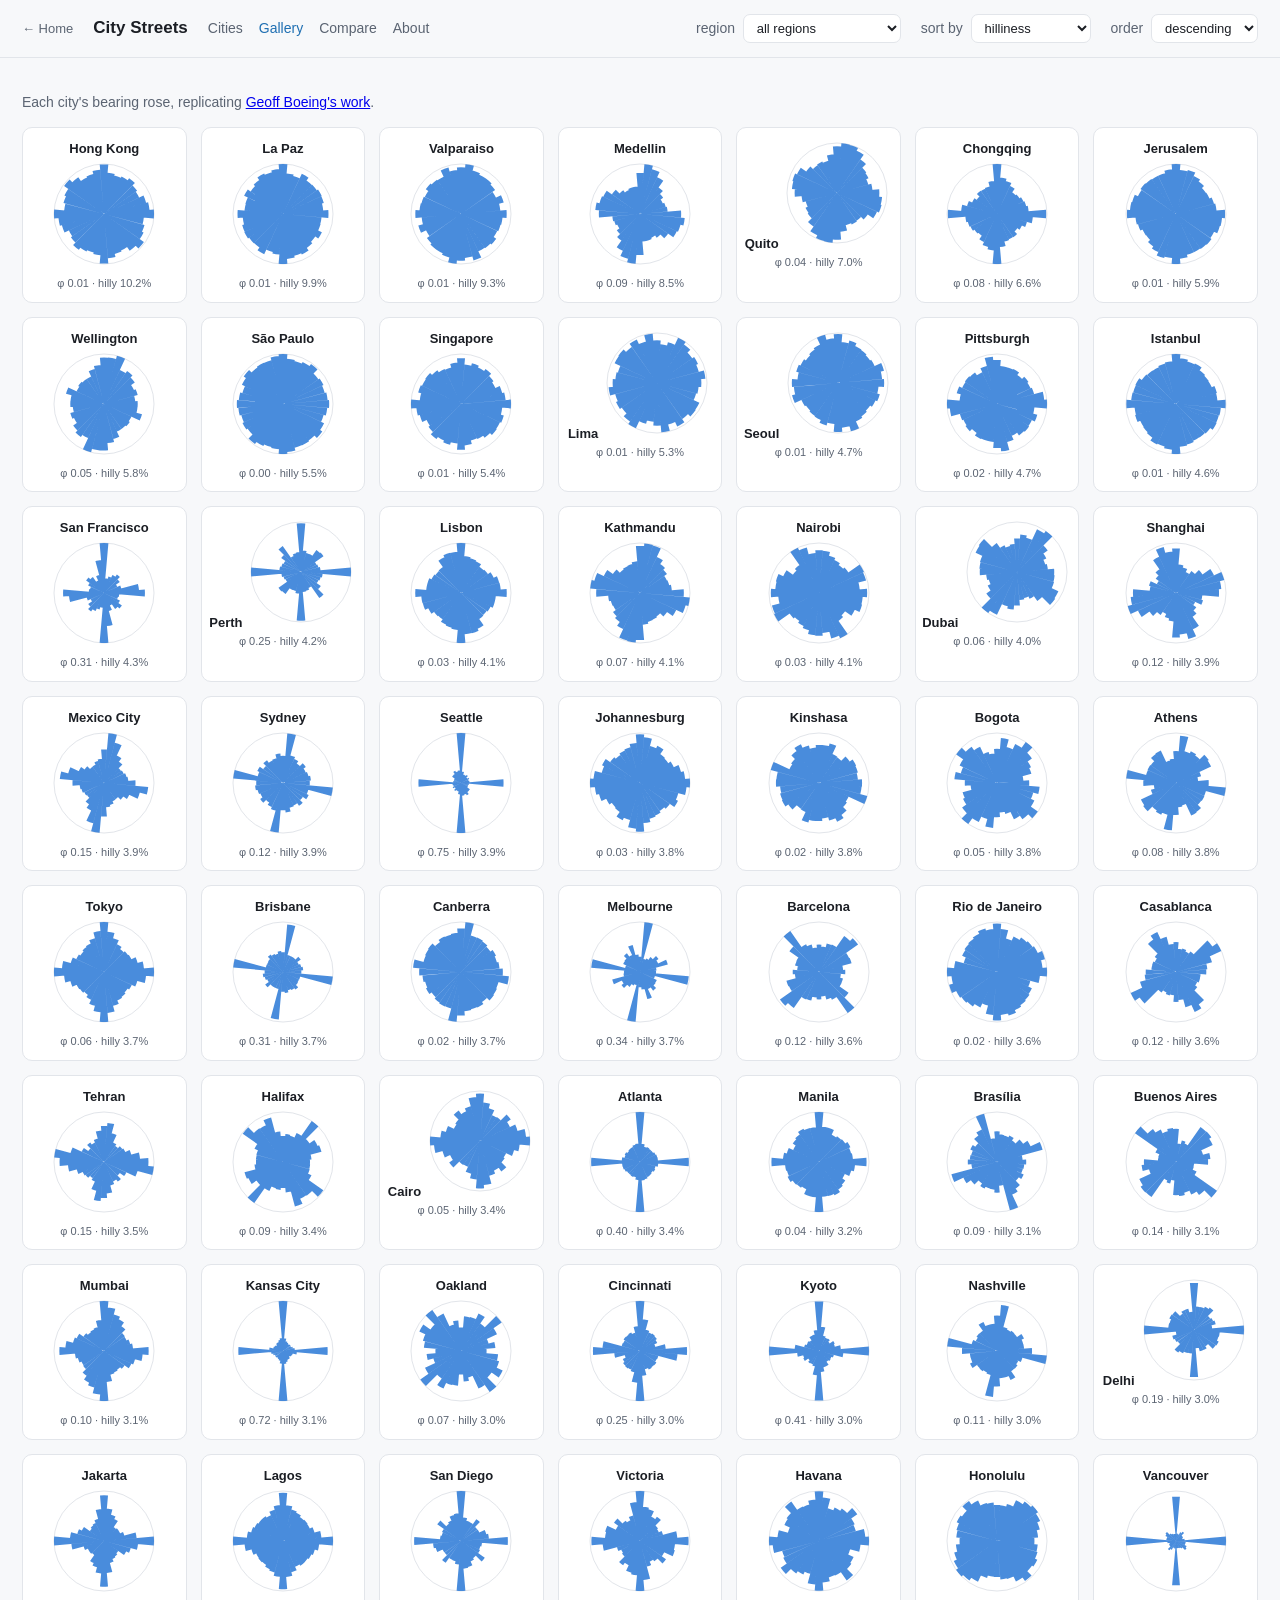
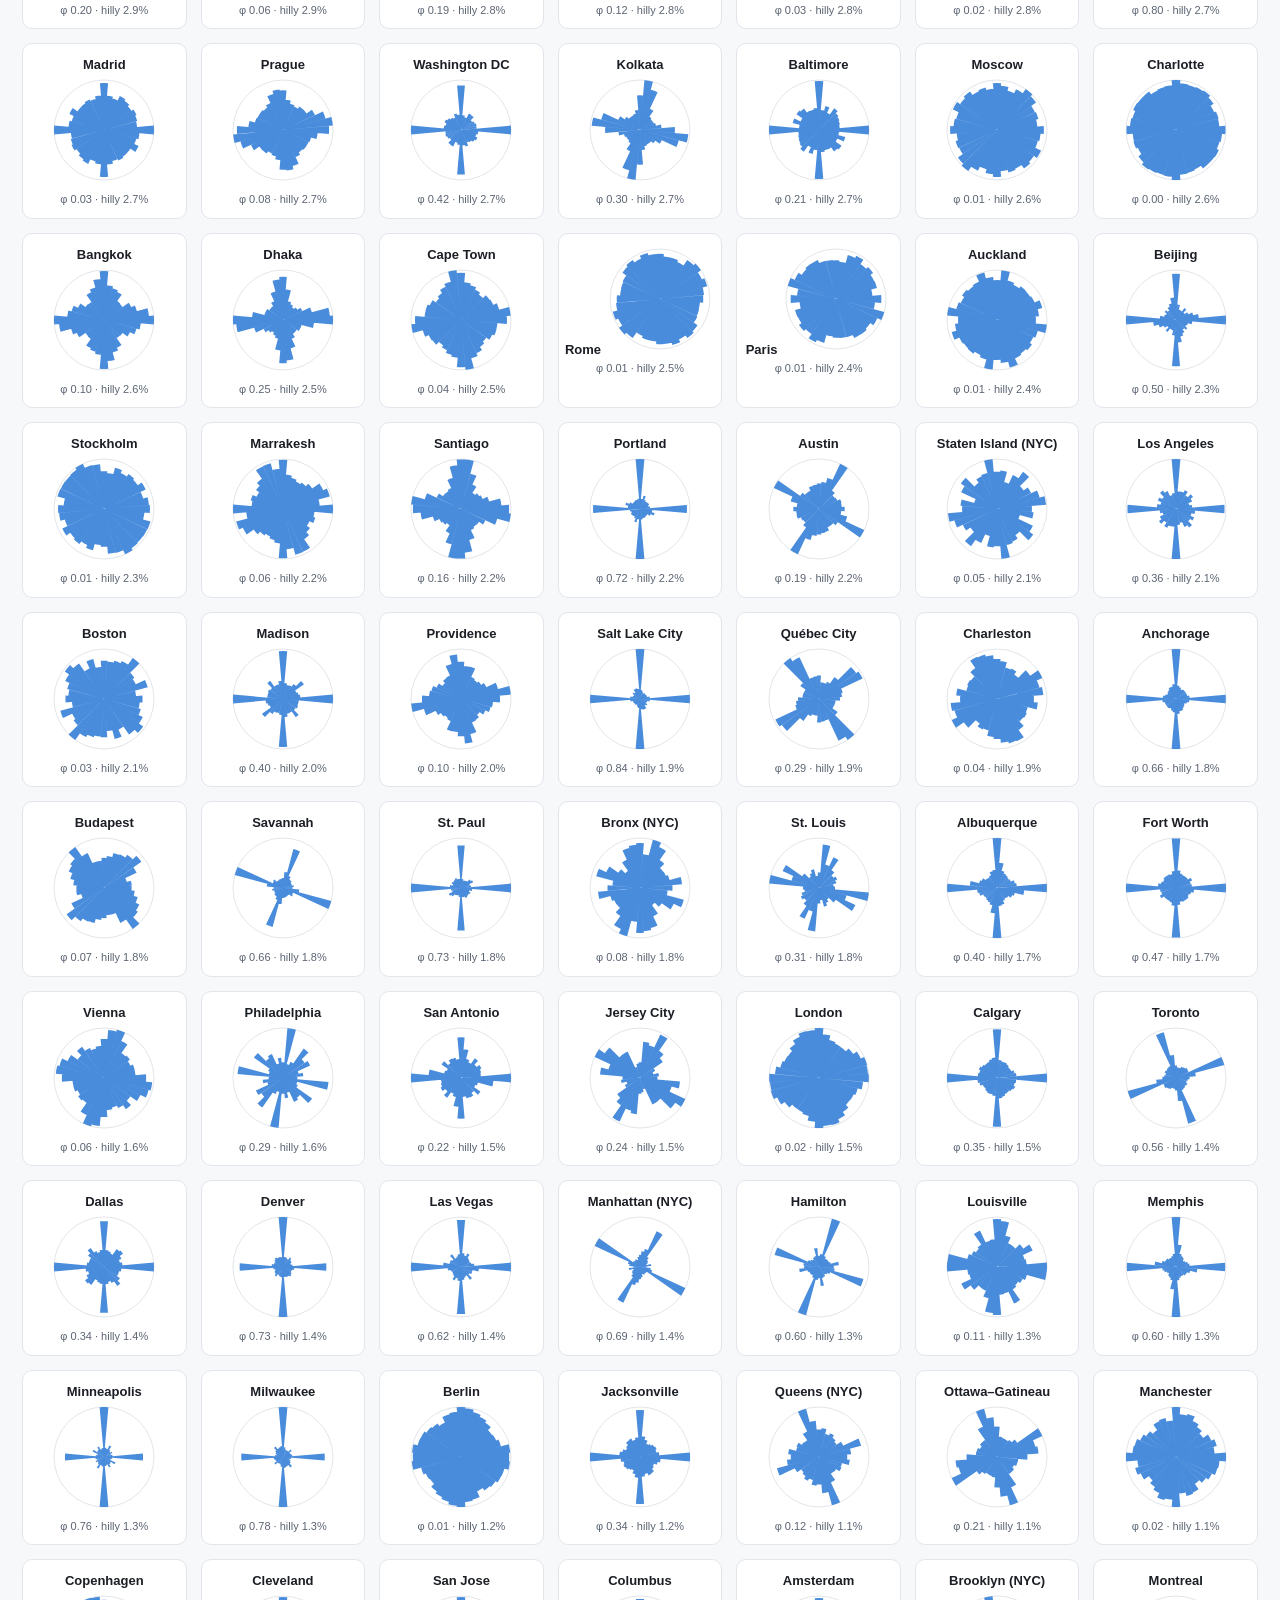
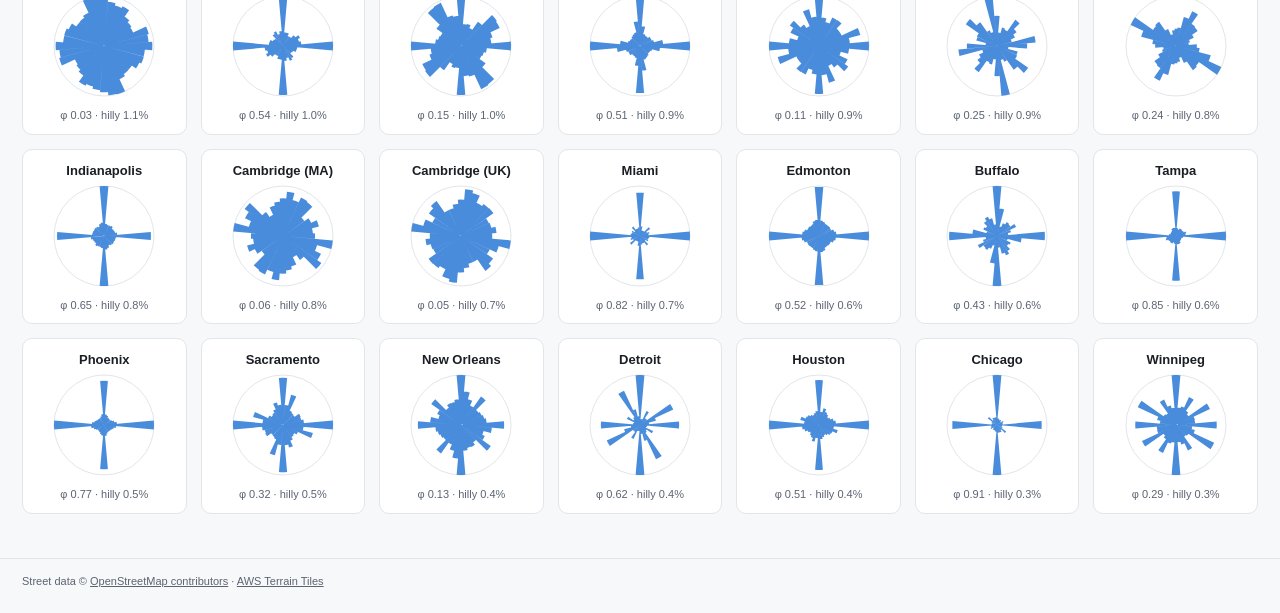
<file: city-streets/gallery.html>
<!doctype html>
<html lang="en">
<head>
<meta charset="utf-8">
<meta name="viewport" content="width=device-width, initial-scale=1">
<title>City Streets — gallery</title>
<link rel="stylesheet" href="css/style.css">
<style>
  .roses { display: grid; grid-template-columns: repeat(auto-fill, minmax(150px, 1fr)); gap: 14px; }
  .rose-card { text-align: center; padding: 10px 6px; background: var(--panel);
    border: 1px solid var(--line); border-radius: 10px; }
  .rose-card a { color: var(--fg); text-decoration: none; font-weight: 600; font-size: 13px; }
  .rose-card .sub { font-size: 11px; color: var(--muted); }
  .rose-card svg { width: 110px; height: 110px; }
</style>
</head>
<body>
<header>
  <a class="home-link" href="../">&larr; Home</a>
  <h1>City Streets</h1>
  <nav><a href="./">Cities</a><a href="gallery.html" class="active">Gallery</a><a href="compare.html">Compare</a><a href="about.html">About</a></nav>
  <label class="muted">region&nbsp;
    <select id="region"><option value="">all regions</option></select></label>
  <label class="muted">sort by&nbsp;
    <select id="sort">
      <option value="hilliness">hilliness</option>
      <option value="entropy2d">entropy</option>
      <option value="phi_local">local φ (2 km)</option>
      <option value="turn_rate">curviness</option>
      <option value="name">name</option>
    </select></label>
  <label class="muted">order&nbsp;
    <select id="direction">
      <option value="desc">descending</option>
      <option value="asc">ascending</option>
    </select></label>
</header>
<main>
  <p class="muted">Each city's bearing rose, replicating
    <a href="https://geoffboeing.com/2019/09/urban-street-network-orientation/">Geoff Boeing's work</a>.</p>
  <div class="roses" id="roses"></div>
</main>
<script src="js/common.js"></script>
<script>
let ROSES = [];
function render() {
  const k = document.getElementById("sort").value;
  const direction = document.getElementById("direction").value;
  const reg = document.getElementById("region").value;
  const shown = reg ? ROSES.filter(r => r.region === reg) : ROSES;
  const sorted = [...shown].sort((a, b) => {
    if (k === "name") {
      const comparison = a.name.localeCompare(b.name);
      return direction === "asc" ? comparison : -comparison;
    }
    const av = Number(a[k]), bv = Number(b[k]);
    const aMissing = a[k] == null || !Number.isFinite(av);
    const bMissing = b[k] == null || !Number.isFinite(bv);
    if (aMissing || bMissing) return aMissing === bMissing ? a.name.localeCompare(b.name) : (aMissing ? 1 : -1);
    const comparison = av - bv;
    return (direction === "asc" ? comparison : -comparison) || a.name.localeCompare(b.name);
  });
  document.getElementById("roses").innerHTML = sorted.map(r =>
    `<div class="rose-card"><a href="${cityHref(r.slug)}">${escapeHTML(r.name)}</a>
     ${roseSVG(r.proportions)}
     <div class="sub">φ ${fmt(r.phi, 2)} · hilly ${fmt(r.hilliness, 1)}%</div></div>`).join("");
}
document.getElementById("sort").onchange = render;
document.getElementById("direction").onchange = render;
api("api/roses.json").then(d => {
  ROSES = d;
  const sel = document.getElementById("region");
  [...new Set(d.map(r => r.region))].sort().forEach(r => addOption(sel, r));
  sel.onchange = render;
  render();
})
  .catch(e => showError(document.querySelector("main"), "Unable to load gallery: ", e));
</script>
</body>
</html>
</file>
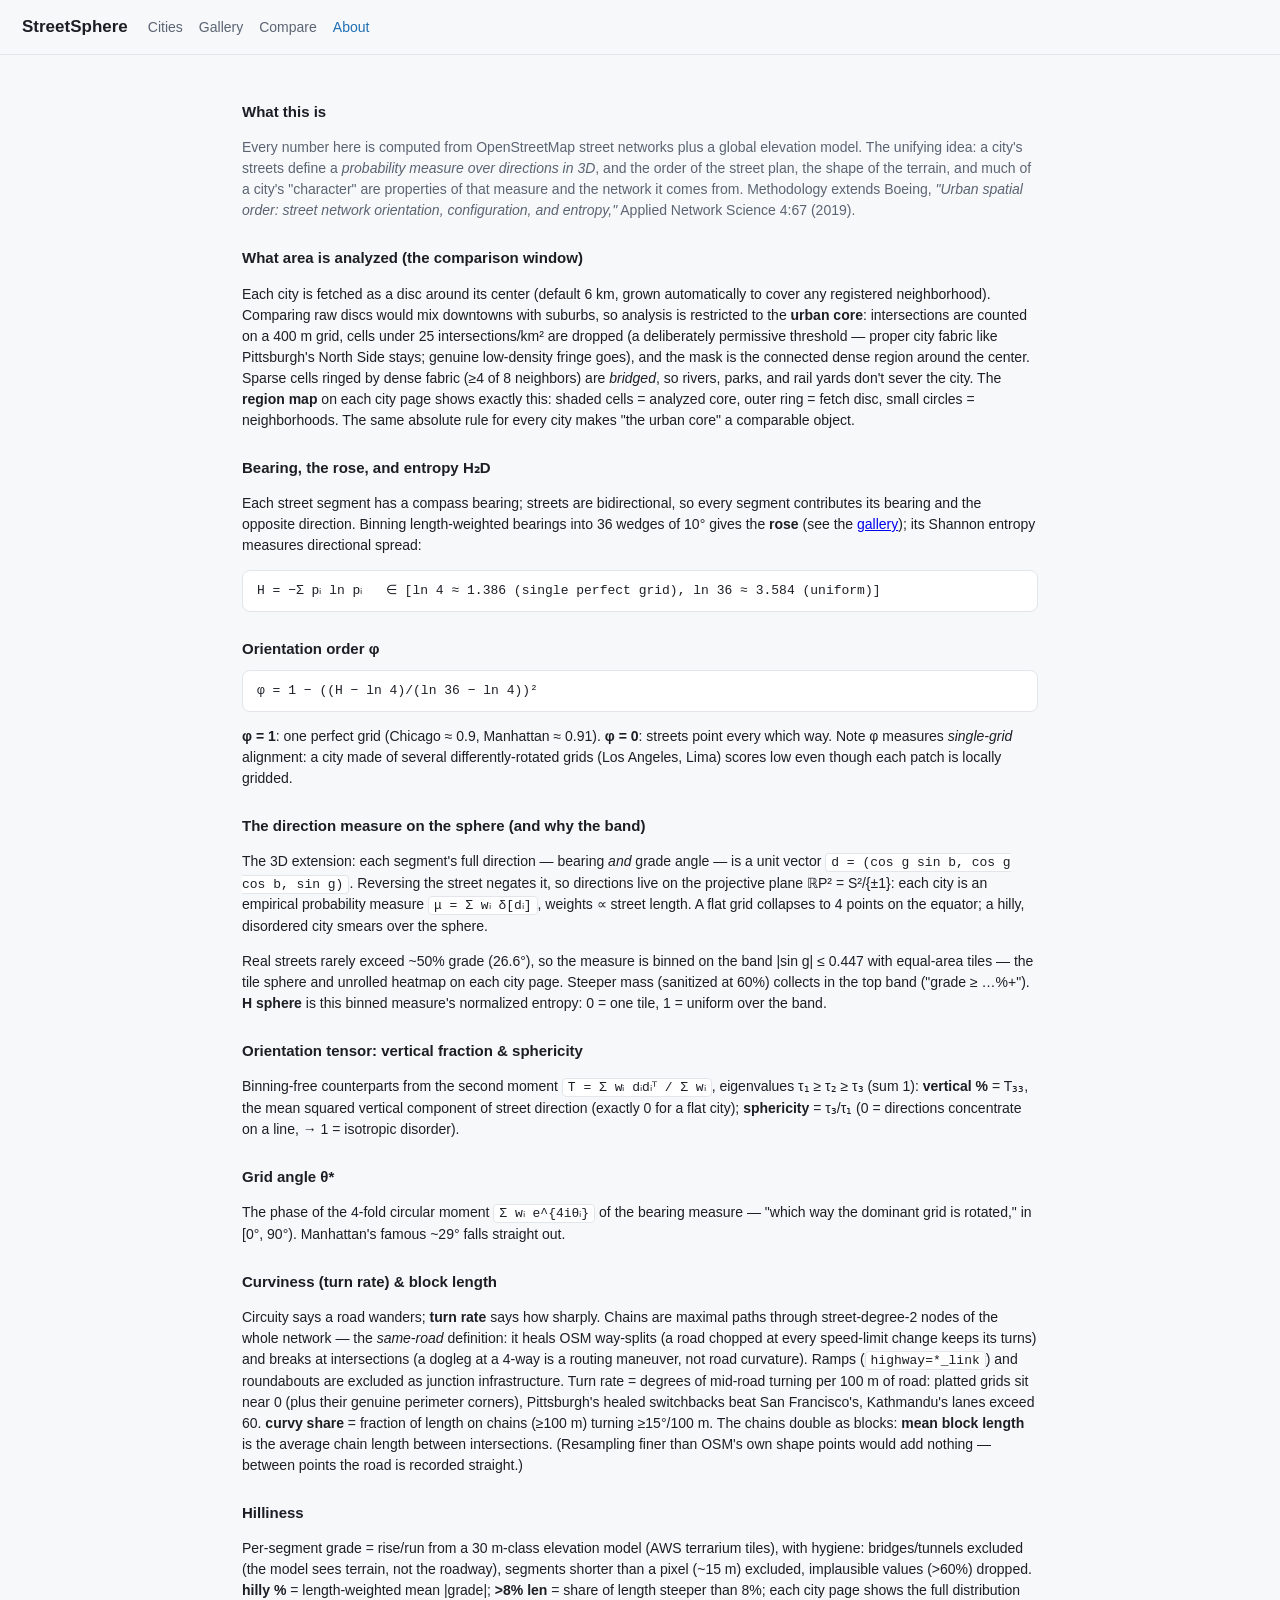
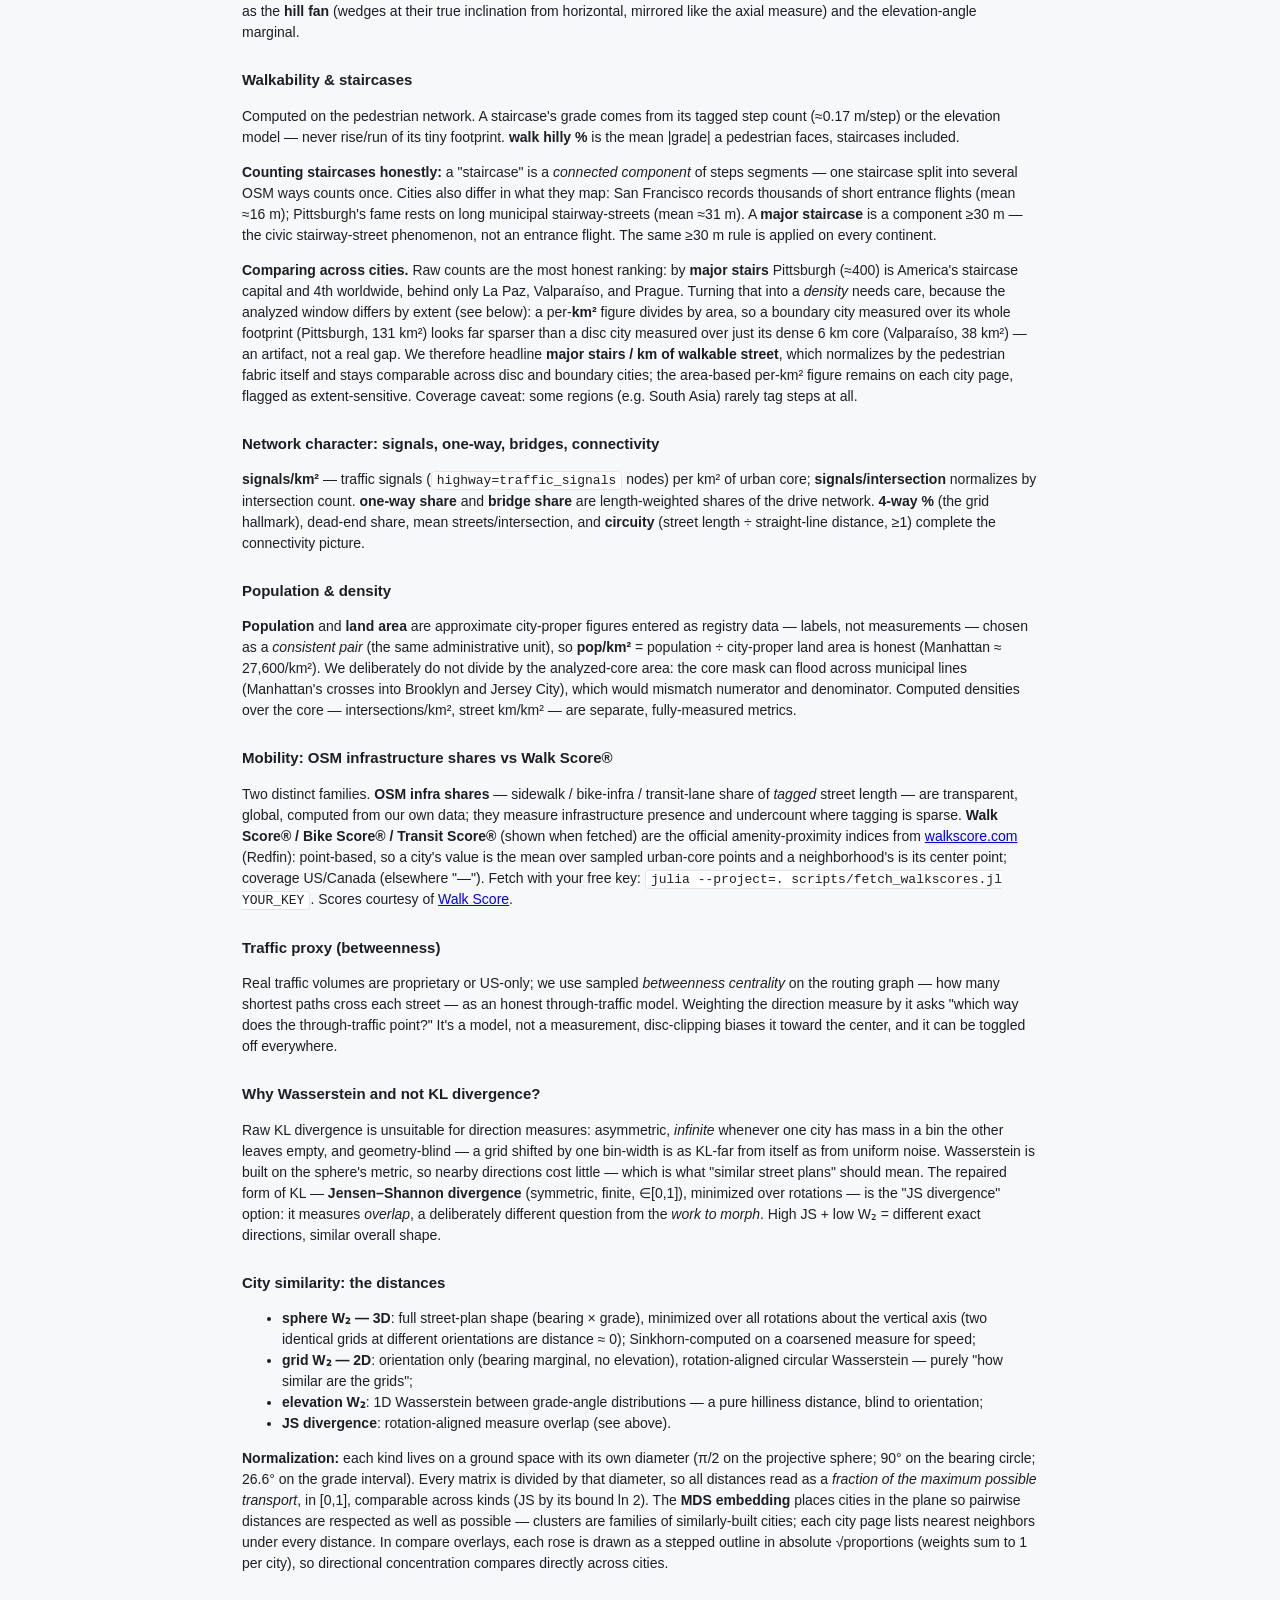
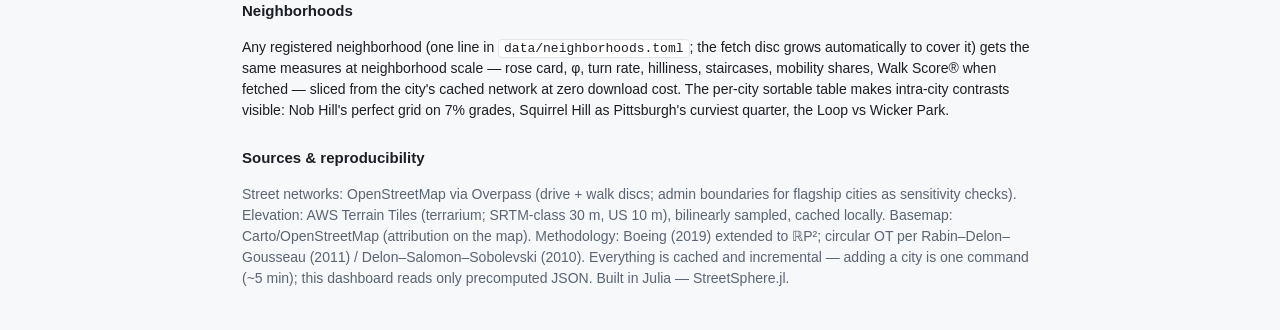
<file: streetsphere/about.html>
<!doctype html>
<html lang="en">
<head>
<meta charset="utf-8">
<meta name="viewport" content="width=device-width, initial-scale=1">
<title>StreetSphere — about the measures</title>
<link rel="stylesheet" href="css/style.css">
<style>
  main { max-width: 840px; }
  section { margin-bottom: 26px; }
  code { background: var(--panel); border: 1px solid var(--line); border-radius: 4px;
         padding: 1px 5px; font-size: 13px; }
  .formula { background: var(--panel); border: 1px solid var(--line); border-radius: 8px;
             padding: 10px 14px; margin: 10px 0; font-family: ui-monospace, monospace; font-size: 13px; }
  h2 { margin-top: 26px; }
</style>
</head>
<body>
<header>
  <h1>StreetSphere</h1>
  <nav><a href="./">Cities</a><a href="gallery.html">Gallery</a><a href="compare.html">Compare</a><a href="about.html" class="active">About</a></nav>
</header>
<main>
  <h2>What this is</h2>
  <p class="muted">Every number here is computed from OpenStreetMap street networks plus a
  global elevation model. The unifying idea: a city's streets define a <em>probability measure
  over directions in 3D</em>, and the order of the street plan, the shape of the terrain, and
  much of a city's "character" are properties of that measure and the network it comes from.
  Methodology extends Boeing, <em>"Urban spatial order: street network orientation,
  configuration, and entropy,"</em> Applied Network Science 4:67 (2019).</p>

  <section id="window">
    <h2>What area is analyzed (the comparison window)</h2>
    <p>Each city is fetched as a disc around its center (default 6 km, grown automatically to
    cover any registered neighborhood). Comparing raw discs would mix downtowns with suburbs,
    so analysis is restricted to the <b>urban core</b>: intersections are counted on a 400 m
    grid, cells under 25 intersections/km² are dropped (a deliberately permissive threshold —
    proper city fabric like Pittsburgh's North Side stays; genuine low-density fringe goes),
    and the mask is the connected dense region around the center. Sparse cells ringed by dense
    fabric (≥4 of 8 neighbors) are <em>bridged</em>, so rivers, parks, and rail yards don't
    sever the city. The <b>region map</b> on each city page shows exactly this: shaded cells =
    analyzed core, outer ring = fetch disc, small circles = neighborhoods. The same absolute
    rule for every city makes "the urban core" a comparable object.</p>
  </section>

  <section id="rose">
    <h2>Bearing, the rose, and entropy H₂D</h2>
    <p>Each street segment has a compass bearing; streets are bidirectional, so every segment
    contributes its bearing and the opposite direction. Binning length-weighted bearings into
    36 wedges of 10° gives the <b>rose</b> (see the <a href="gallery.html">gallery</a>);
    its Shannon entropy measures directional spread:</p>
    <div class="formula">H = −Σ pᵢ ln pᵢ &nbsp; ∈ [ln 4 ≈ 1.386 (single perfect grid), ln 36 ≈ 3.584 (uniform)]</div>
  </section>

  <section id="phi">
    <h2>Orientation order φ</h2>
    <div class="formula">φ = 1 − ((H − ln 4)/(ln 36 − ln 4))²</div>
    <p><b>φ = 1</b>: one perfect grid (Chicago ≈ 0.9, Manhattan ≈ 0.91). <b>φ = 0</b>: streets
    point every which way. Note φ measures <em>single-grid</em> alignment: a city made of
    several differently-rotated grids (Los Angeles, Lima) scores low even though each patch is
    locally gridded.</p>
  </section>

  <section id="sphere">
    <h2>The direction measure on the sphere (and why the band)</h2>
    <p>The 3D extension: each segment's full direction — bearing <em>and</em> grade angle — is
    a unit vector <code>d = (cos g sin b, cos g cos b, sin g)</code>. Reversing the street
    negates it, so directions live on the projective plane ℝP² = S²/{±1}: each city is an
    empirical probability measure <code>μ = Σ wᵢ δ[dᵢ]</code>, weights ∝ street length. A flat
    grid collapses to 4 points on the equator; a hilly, disordered city smears over the
    sphere.</p>
    <p>Real streets rarely exceed ~50% grade (26.6°), so the measure is binned on the band
    |sin g| ≤ 0.447 with equal-area tiles — the tile sphere and unrolled heatmap on each city
    page. Steeper mass (sanitized at 60%) collects in the top band ("grade ≥ …%+").
    <b>H sphere</b> is this binned measure's normalized entropy: 0 = one tile, 1 = uniform
    over the band.</p>
  </section>

  <section id="tensor">
    <h2>Orientation tensor: vertical fraction &amp; sphericity</h2>
    <p>Binning-free counterparts from the second moment <code>T = Σ wᵢ dᵢdᵢᵀ / Σ wᵢ</code>,
    eigenvalues τ₁ ≥ τ₂ ≥ τ₃ (sum 1): <b>vertical %</b> = T₃₃, the mean squared vertical
    component of street direction (exactly 0 for a flat city); <b>sphericity</b> = τ₃/τ₁
    (0 = directions concentrate on a line, → 1 = isotropic disorder).</p>
  </section>

  <section id="grid">
    <h2>Grid angle θ*</h2>
    <p>The phase of the 4-fold circular moment <code>Σ wᵢ e^{4iθᵢ}</code> of the bearing
    measure — "which way the dominant grid is rotated," in [0°, 90°). Manhattan's famous ~29°
    falls straight out.</p>
  </section>

  <section id="curviness">
    <h2>Curviness (turn rate) &amp; block length</h2>
    <p>Circuity says a road wanders; <b>turn rate</b> says how sharply. Chains are maximal
    paths through street-degree-2 nodes of the whole network — the <em>same-road</em>
    definition: it heals OSM way-splits (a road chopped at every speed-limit change keeps its
    turns) and breaks at intersections (a dogleg at a 4-way is a routing maneuver, not road
    curvature). Ramps (<code>highway=*_link</code>) and roundabouts are excluded as junction
    infrastructure. Turn rate = degrees of mid-road turning per 100 m of road: platted grids
    sit near 0 (plus their genuine perimeter corners), Pittsburgh's healed switchbacks beat
    San Francisco's, Kathmandu's lanes exceed 60. <b>curvy share</b> = fraction of length on
    chains (≥100 m) turning ≥15°/100 m. The chains double as blocks: <b>mean block length</b>
    is the average chain length between intersections. (Resampling finer than OSM's own shape
    points would add nothing — between points the road is recorded straight.)</p>
  </section>

  <section id="hilliness">
    <h2>Hilliness</h2>
    <p>Per-segment grade = rise/run from a 30 m-class elevation model (AWS terrarium tiles),
    with hygiene: bridges/tunnels excluded (the model sees terrain, not the roadway), segments
    shorter than a pixel (~15 m) excluded, implausible values (&gt;60%) dropped.
    <b>hilly %</b> = length-weighted mean |grade|; <b>&gt;8% len</b> = share of length steeper
    than 8%; each city page shows the full distribution as the <b>hill fan</b> (wedges at
    their true inclination from horizontal, mirrored like the axial measure) and the
    elevation-angle marginal.</p>
  </section>

  <section id="walk">
    <h2>Walkability &amp; staircases</h2>
    <p>Computed on the pedestrian network. A staircase's grade comes from its tagged step
    count (≈0.17 m/step) or the elevation model — never rise/run of its tiny footprint.
    <b>walk hilly %</b> is the mean |grade| a pedestrian faces, staircases included.</p>
    <p><b>Counting staircases honestly:</b> a "staircase" is a <em>connected component</em> of
    steps segments — one staircase split into several OSM ways counts once. Cities also differ
    in what they map: San Francisco records thousands of short entrance flights (mean ≈16 m);
    Pittsburgh's fame rests on long municipal stairway-streets (mean ≈31 m). A <b>major
    staircase</b> is a component ≥30 m — the civic stairway-street phenomenon, not an entrance
    flight. The same ≥30 m rule is applied on every continent.</p>
    <p><b>Comparing across cities.</b> Raw counts are the most honest ranking: by <b>major
    stairs</b> Pittsburgh (≈400) is America's staircase capital and 4th worldwide, behind only
    La Paz, Valparaíso, and Prague. Turning that into a <em>density</em> needs care, because the
    analyzed window differs by extent (see below): a per-<b>km²</b> figure divides by area, so a
    boundary city measured over its whole footprint (Pittsburgh, 131 km²) looks far sparser than
    a disc city measured over just its dense 6 km core (Valparaíso, 38 km²) — an artifact, not a
    real gap. We therefore headline <b>major stairs / km of walkable street</b>, which normalizes
    by the pedestrian fabric itself and stays comparable across disc and boundary cities; the
    area-based per-km² figure remains on each city page, flagged as extent-sensitive. Coverage
    caveat: some regions (e.g. South Asia) rarely tag steps at all.</p>
  </section>

  <section id="network">
    <h2>Network character: signals, one-way, bridges, connectivity</h2>
    <p><b>signals/km²</b> — traffic signals (<code>highway=traffic_signals</code> nodes) per
    km² of urban core; <b>signals/intersection</b> normalizes by intersection count.
    <b>one-way share</b> and <b>bridge share</b> are length-weighted shares of the drive
    network. <b>4-way %</b> (the grid hallmark), dead-end share, mean streets/intersection,
    and <b>circuity</b> (street length ÷ straight-line distance, ≥1) complete the
    connectivity picture.</p>
  </section>

  <section id="population">
    <h2>Population &amp; density</h2>
    <p><b>Population</b> and <b>land area</b> are approximate city-proper figures entered as
    registry data — labels, not measurements — chosen as a <em>consistent pair</em> (the same
    administrative unit), so <b>pop/km²</b> = population ÷ city-proper land area is honest
    (Manhattan ≈ 27,600/km²). We deliberately do not divide by the analyzed-core area: the
    core mask can flood across municipal lines (Manhattan's crosses into Brooklyn and Jersey
    City), which would mismatch numerator and denominator. Computed densities over the core —
    intersections/km², street km/km² — are separate, fully-measured metrics.</p>
  </section>

  <section id="mobility">
    <h2>Mobility: OSM infrastructure shares vs Walk Score®</h2>
    <p>Two distinct families. <b>OSM infra shares</b> — sidewalk / bike-infra / transit-lane
    share of <em>tagged</em> street length — are transparent, global, computed from our own
    data; they measure infrastructure presence and undercount where tagging is sparse.
    <b>Walk Score® / Bike Score® / Transit Score®</b> (shown when fetched) are the official
    amenity-proximity indices from <a href="https://www.walkscore.com">walkscore.com</a>
    (Redfin): point-based, so a city's value is the mean over sampled urban-core points and a
    neighborhood's is its center point; coverage US/Canada (elsewhere "—"). Fetch with your
    free key: <code>julia --project=. scripts/fetch_walkscores.jl YOUR_KEY</code>. Scores
    courtesy of <a href="https://www.walkscore.com">Walk Score</a>.</p>
  </section>

  <section id="traffic">
    <h2>Traffic proxy (betweenness)</h2>
    <p>Real traffic volumes are proprietary or US-only; we use sampled <em>betweenness
    centrality</em> on the routing graph — how many shortest paths cross each street — as an
    honest through-traffic model. Weighting the direction measure by it asks "which way does
    the through-traffic point?" It's a model, not a measurement, disc-clipping biases it
    toward the center, and it can be toggled off everywhere.</p>
  </section>

  <section id="klvsw">
    <h2>Why Wasserstein and not KL divergence?</h2>
    <p>Raw KL divergence is unsuitable for direction measures: asymmetric, <em>infinite</em>
    whenever one city has mass in a bin the other leaves empty, and geometry-blind — a grid
    shifted by one bin-width is as KL-far from itself as from uniform noise. Wasserstein is
    built on the sphere's metric, so nearby directions cost little — which is what "similar
    street plans" should mean. The repaired form of KL — <b>Jensen–Shannon divergence</b>
    (symmetric, finite, ∈[0,1]), minimized over rotations — is the "JS divergence" option: it
    measures <em>overlap</em>, a deliberately different question from the <em>work to
    morph</em>. High JS + low W₂ = different exact directions, similar overall shape.</p>
  </section>

  <section id="distances">
    <h2>City similarity: the distances</h2>
    <ul>
      <li><b>sphere W₂ — 3D</b>: full street-plan shape (bearing × grade), minimized over all
        rotations about the vertical axis (two identical grids at different orientations are
        distance ≈ 0); Sinkhorn-computed on a coarsened measure for speed;</li>
      <li><b>grid W₂ — 2D</b>: orientation only (bearing marginal, no elevation),
        rotation-aligned circular Wasserstein — purely "how similar are the grids";</li>
      <li><b>elevation W₂</b>: 1D Wasserstein between grade-angle distributions — a pure
        hilliness distance, blind to orientation;</li>
      <li><b>JS divergence</b>: rotation-aligned measure overlap (see above).</li>
    </ul>
    <p id="normalization"><b>Normalization:</b> each kind lives on a ground space with its own
    diameter (π/2 on the projective sphere; 90° on the bearing circle; 26.6° on the grade
    interval). Every matrix is divided by that diameter, so all distances read as a
    <em>fraction of the maximum possible transport</em>, in [0,1], comparable across kinds
    (JS by its bound ln 2). The <b>MDS embedding</b> places cities in the plane so pairwise
    distances are respected as well as possible — clusters are families of similarly-built
    cities; each city page lists nearest neighbors under every distance. In compare overlays, each
    rose is drawn as a stepped outline in absolute √proportions (weights sum to 1 per city),
    so directional concentration compares directly across cities.</p>
  </section>

  <section id="neighborhoods">
    <h2>Neighborhoods</h2>
    <p>Any registered neighborhood (one line in <code>data/neighborhoods.toml</code>; the
    fetch disc grows automatically to cover it) gets the same measures at neighborhood scale —
    rose card, φ, turn rate, hilliness, staircases, mobility shares, Walk Score® when fetched —
    sliced from the city's cached network at zero download cost. The per-city sortable table
    makes intra-city contrasts visible: Nob Hill's perfect grid on 7% grades, Squirrel Hill as
    Pittsburgh's curviest quarter, the Loop vs Wicker Park.</p>
  </section>

  <section>
    <h2>Sources &amp; reproducibility</h2>
    <p class="muted">Street networks: OpenStreetMap via Overpass (drive + walk discs; admin
    boundaries for flagship cities as sensitivity checks). Elevation: AWS Terrain Tiles
    (terrarium; SRTM-class 30 m, US 10 m), bilinearly sampled, cached locally. Basemap:
    Carto/OpenStreetMap (attribution on the map). Methodology: Boeing (2019) extended to ℝP²;
    circular OT per Rabin–Delon–Gousseau (2011) / Delon–Salomon–Sobolevski (2010). Everything
    is cached and incremental — adding a city is one command (~5 min); this dashboard reads
    only precomputed JSON. Built in Julia — StreetSphere.jl.</p>
  </section>
</main>
</body>
</html>
</file>
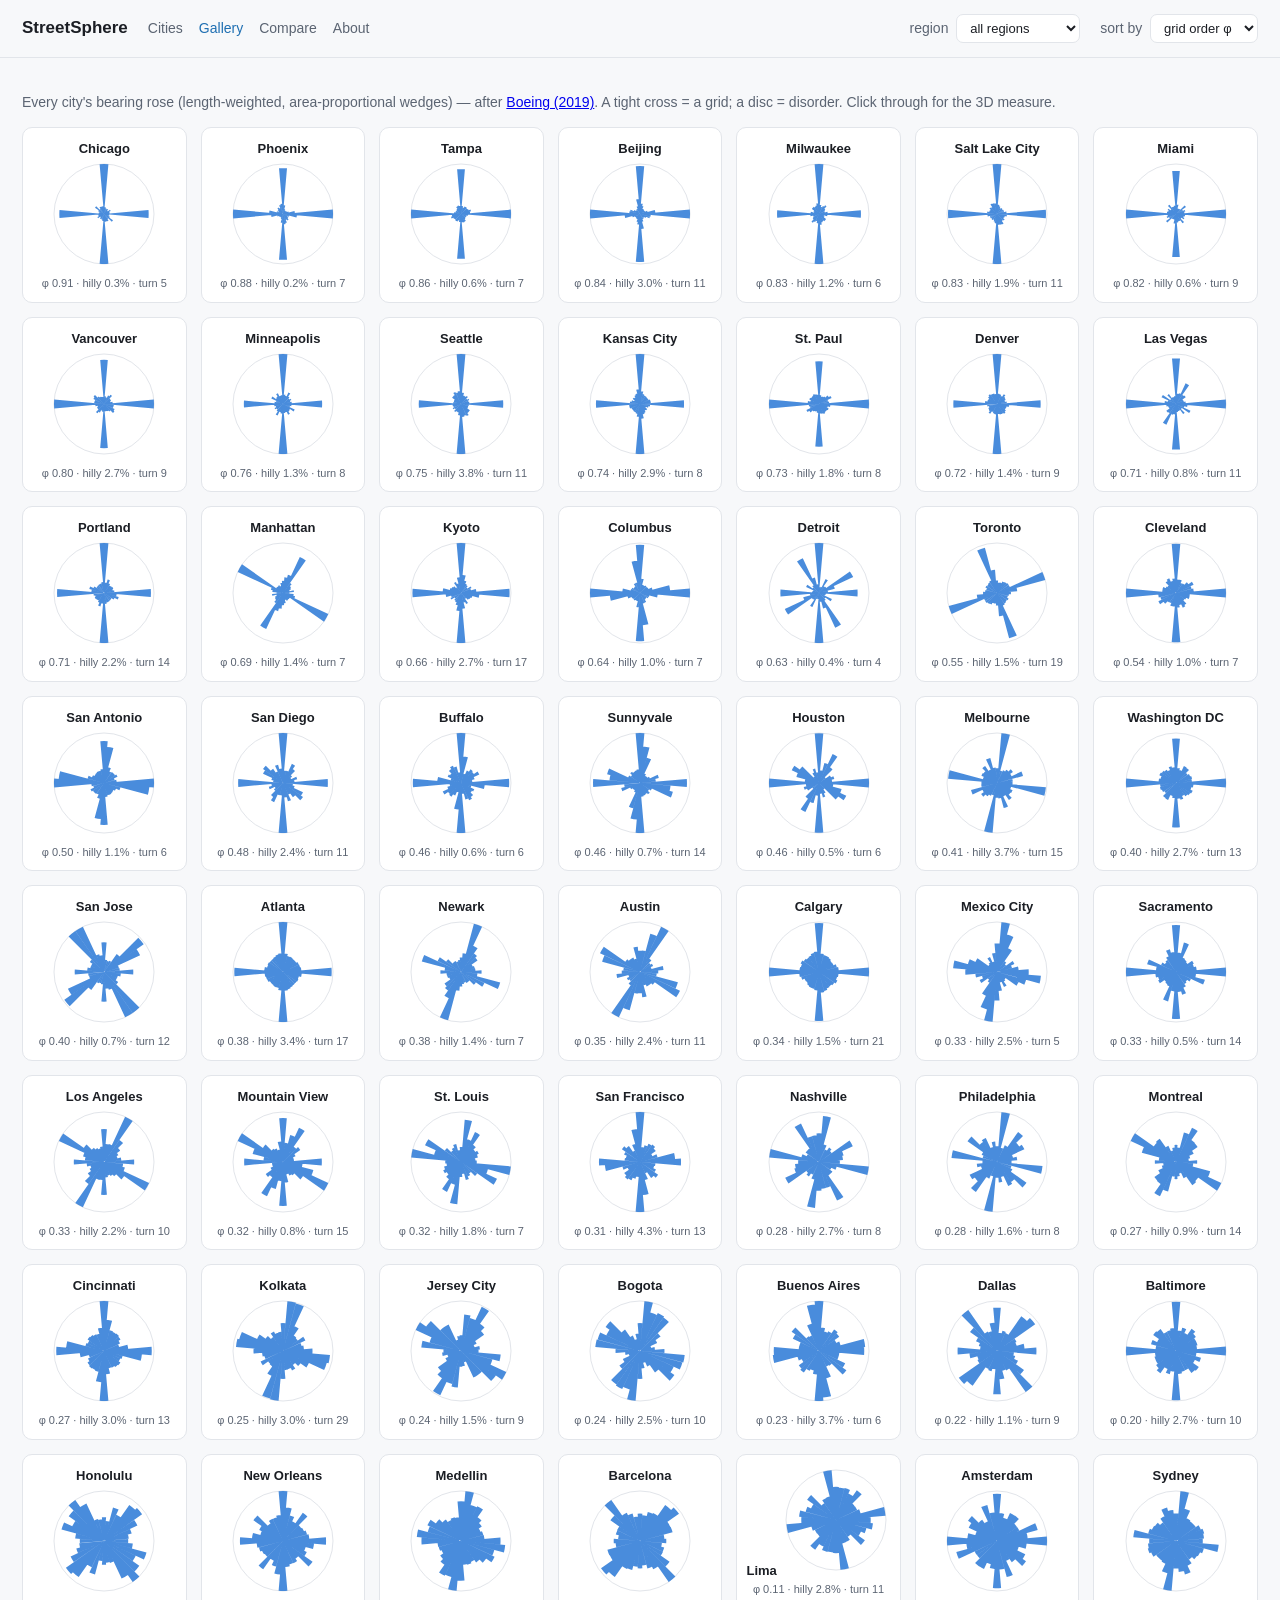
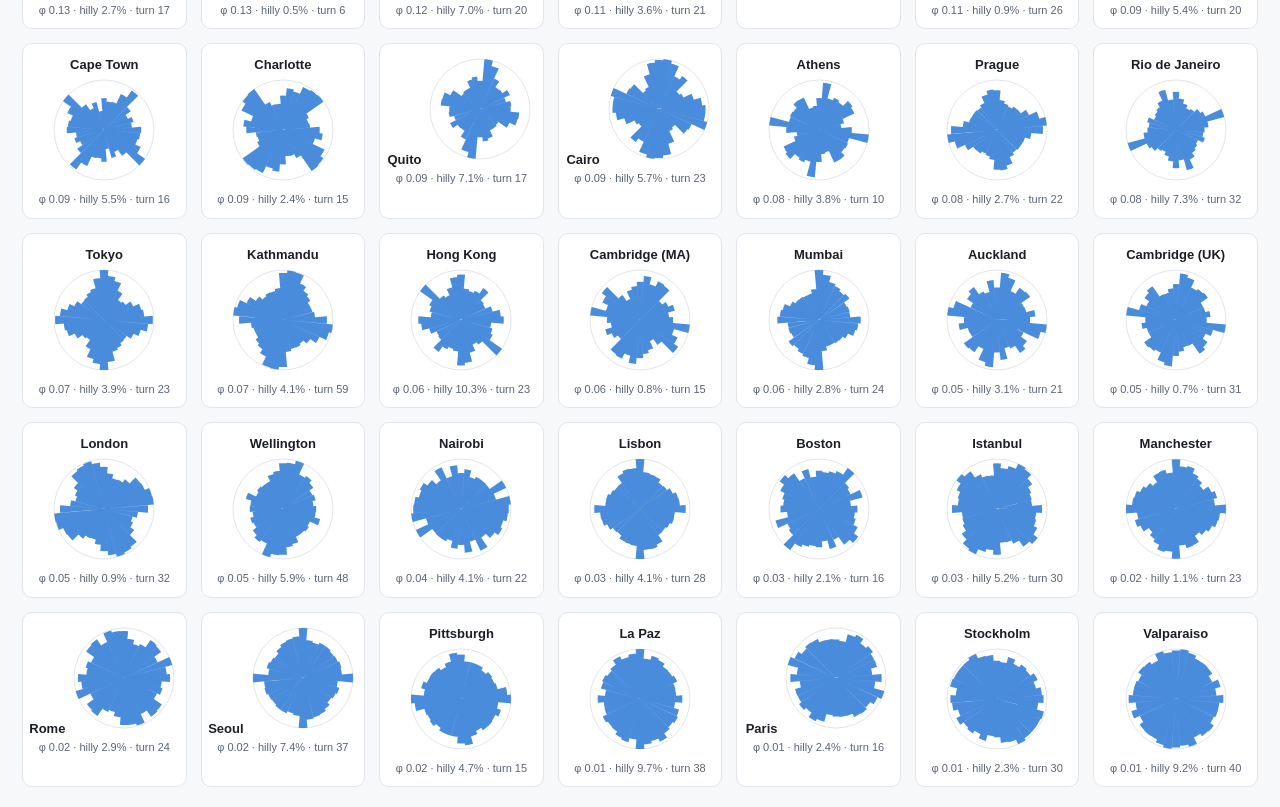
<file: streetsphere/gallery.html>
<!doctype html>
<html lang="en">
<head>
<meta charset="utf-8">
<meta name="viewport" content="width=device-width, initial-scale=1">
<title>StreetSphere — gallery</title>
<link rel="stylesheet" href="css/style.css">
<style>
  .roses { display: grid; grid-template-columns: repeat(auto-fill, minmax(150px, 1fr)); gap: 14px; }
  .rose-card { text-align: center; padding: 10px 6px; background: var(--panel);
    border: 1px solid var(--line); border-radius: 10px; }
  .rose-card a { color: var(--fg); text-decoration: none; font-weight: 600; font-size: 13px; }
  .rose-card .sub { font-size: 11px; color: var(--muted); }
  .rose-card svg { width: 110px; height: 110px; }
</style>
</head>
<body>
<header>
  <h1>StreetSphere</h1>
  <nav><a href="./">Cities</a><a href="gallery.html" class="active">Gallery</a><a href="compare.html">Compare</a><a href="about.html">About</a></nav>
  <label class="muted">region&nbsp;
    <select id="region"><option value="">all regions</option></select></label>
  <label class="muted">sort by&nbsp;
    <select id="sort">
      <option value="phi">grid order φ</option>
      <option value="hilliness">hilliness</option>
      <option value="entropy2d">entropy</option>
      <option value="turn_rate">curviness</option>
      <option value="name">name</option>
    </select></label>
</header>
<main>
  <p class="muted">Every city's bearing rose (length-weighted, area-proportional wedges) — after
    <a href="https://geoffboeing.com/2019/09/urban-street-network-orientation/">Boeing (2019)</a>.
    A tight cross = a grid; a disc = disorder. Click through for the 3D measure.</p>
  <div class="roses" id="roses"></div>
</main>
<script src="js/common.js"></script>
<script>
let ROSES = [];
function render() {
  const k = document.getElementById("sort").value;
  const reg = document.getElementById("region").value;
  const shown = reg ? ROSES.filter(r => r.region === reg) : ROSES;
  const sorted = [...shown].sort((a, b) =>
    k === "name" ? a.name.localeCompare(b.name) : ((b[k] ?? -1) - (a[k] ?? -1)));
  document.getElementById("roses").innerHTML = sorted.map(r =>
    `<div class="rose-card"><a href="city.html?slug=${r.slug}">${r.name}</a>
     ${roseSVG(r.proportions)}
     <div class="sub">φ ${fmt(r.phi, 2)} · hilly ${fmt(r.hilliness, 1)}% · turn ${fmt(r.turn_rate, 0)}</div></div>`).join("");
}
document.getElementById("sort").onchange = render;
api("api/roses.json").then(d => {
  ROSES = d;
  const sel = document.getElementById("region");
  [...new Set(d.map(r => r.region))].sort().forEach(r =>
    sel.insertAdjacentHTML("beforeend", `<option value="${r}">${r}</option>`));
  sel.onchange = render;
  render();
})
  .catch(e => document.querySelector("main").innerHTML += `<p class="muted">${e.message}</p>`);
</script>
</body>
</html>
</file>
<file: city-streets/css/style.css>
:root {
  --bg: #0f1116; --panel: #171a21; --fg: #e6e8ec; --muted: #9aa3b2;
  --line: #262b36; --accent: #5aa9e6; --accent2: #2a7f62;
}
@media (prefers-color-scheme: light) {
  :root { --bg: #f7f8fa; --panel: #fff; --fg: #1b1e24; --muted: #5b6472;
          --line: #e2e5ea; --accent: #1f6fb2; --accent2: #2a7f62; }
}
* { box-sizing: border-box; }
body { margin: 0; background: var(--bg); color: var(--fg);
  font: 14px/1.5 -apple-system, BlinkMacSystemFont, "Segoe UI", Roboto, sans-serif; }
header { padding: 14px 22px; border-bottom: 1px solid var(--line);
  display: flex; align-items: baseline; gap: 20px; background: var(--bg); }
header h1 { font-size: 17px; margin: 0; font-weight: 650; }
header .home-link { color: var(--muted); text-decoration: none; font-size: 13px; white-space: nowrap; }
header .home-link:hover { color: var(--accent); }
header nav { margin-right: auto; }   /* push count/title/selects to the right edge */
header nav a { color: var(--muted); text-decoration: none; margin-right: 16px; }
header nav a:hover, header nav a.active { color: var(--accent); }
main { padding: 20px 22px; max-width: 1400px; margin: 0 auto; }
.muted { color: var(--muted); }
h2 { font-size: 15px; font-weight: 620; margin: 22px 0 10px; }
table { border-collapse: collapse; width: 100%; font-variant-numeric: tabular-nums; }
th, td { padding: 6px 10px; text-align: right; border-bottom: 1px solid var(--line); white-space: nowrap; }
th:first-child, td:first-child { text-align: left; }
th { cursor: pointer; user-select: none; color: var(--muted); font-weight: 600; position: sticky; top: 0; background: var(--bg); z-index: 2; }
th:hover, th:focus-visible { color: var(--fg); outline: 2px solid var(--accent); outline-offset: -2px; }
th a { color: inherit; }
th.sorted::after { content: " ▾"; color: var(--accent); }
th.sorted.asc::after { content: " ▴"; }
tbody tr:hover { background: var(--panel); }
td a { color: var(--accent); text-decoration: none; }
.tag { font-size: 11px; color: var(--muted); border: 1px solid var(--line); border-radius: 10px; padding: 1px 7px; }
.grid { display: grid; grid-template-columns: repeat(auto-fit, minmax(min(100%, 360px), 1fr)); gap: 18px; }
.panel { background: var(--panel); border: 1px solid var(--line); border-radius: 10px; padding: 14px; }
.plot { width: 100%; height: 360px; }
.kpi { display: flex; flex-wrap: wrap; gap: 18px; margin: 8px 0 6px; }
.kpi div { min-width: 90px; }
.kpi .v { font-size: 20px; font-weight: 650; }
.kpi .k { font-size: 11px; color: var(--muted); text-transform: uppercase; letter-spacing: .04em; }
select, button { background: var(--panel); color: var(--fg); border: 1px solid var(--line);
  border-radius: 7px; padding: 5px 9px; font-size: 13px; }
input { font: inherit; }
footer { max-width: 1400px; margin: 24px auto 0; padding: 14px 22px 24px;
  color: var(--muted); font-size: 11px; border-top: 1px solid var(--line); }
footer a { color: var(--muted); }
@media (max-width: 600px) {
  header { align-items: flex-start; flex-wrap: wrap; gap: 9px 14px; padding: 12px 14px; }
  header nav { order: 3; width: 100%; }
  header nav a { margin-right: 12px; }
  main { padding: 16px 14px; }
  .panel { padding: 10px; }
}
</file>
<file: streetsphere/css/style.css>
:root {
  --bg: #0f1116; --panel: #171a21; --fg: #e6e8ec; --muted: #9aa3b2;
  --line: #262b36; --accent: #5aa9e6; --accent2: #2a7f62;
}
@media (prefers-color-scheme: light) {
  :root { --bg: #f7f8fa; --panel: #fff; --fg: #1b1e24; --muted: #5b6472;
          --line: #e2e5ea; --accent: #1f6fb2; --accent2: #2a7f62; }
}
* { box-sizing: border-box; }
body { margin: 0; background: var(--bg); color: var(--fg);
  font: 14px/1.5 -apple-system, BlinkMacSystemFont, "Segoe UI", Roboto, sans-serif; }
header { padding: 14px 22px; border-bottom: 1px solid var(--line);
  display: flex; align-items: baseline; gap: 20px; background: var(--bg); }
header h1 { font-size: 17px; margin: 0; font-weight: 650; }
header nav { margin-right: auto; }   /* push count/title/selects to the right edge */
header nav a { color: var(--muted); text-decoration: none; margin-right: 16px; }
header nav a:hover, header nav a.active { color: var(--accent); }
main { padding: 20px 22px; max-width: 1400px; margin: 0 auto; }
.muted { color: var(--muted); }
h2 { font-size: 15px; font-weight: 620; margin: 22px 0 10px; }
table { border-collapse: collapse; width: 100%; font-variant-numeric: tabular-nums; }
th, td { padding: 6px 10px; text-align: right; border-bottom: 1px solid var(--line); white-space: nowrap; }
th:first-child, td:first-child { text-align: left; }
th { cursor: pointer; user-select: none; color: var(--muted); font-weight: 600; position: sticky; top: 0; background: var(--bg); z-index: 2; }
th:hover { color: var(--fg); }
th.sorted::after { content: " ▾"; color: var(--accent); }
th.sorted.asc::after { content: " ▴"; }
tbody tr:hover { background: var(--panel); }
td a { color: var(--accent); text-decoration: none; }
.tag { font-size: 11px; color: var(--muted); border: 1px solid var(--line); border-radius: 10px; padding: 1px 7px; }
.grid { display: grid; grid-template-columns: repeat(auto-fit, minmax(360px, 1fr)); gap: 18px; }
.panel { background: var(--panel); border: 1px solid var(--line); border-radius: 10px; padding: 14px; }
.plot { width: 100%; height: 360px; }
.kpi { display: flex; flex-wrap: wrap; gap: 18px; margin: 8px 0 6px; }
.kpi div { min-width: 90px; }
.kpi .v { font-size: 20px; font-weight: 650; }
.kpi .k { font-size: 11px; color: var(--muted); text-transform: uppercase; letter-spacing: .04em; }
select, button { background: var(--panel); color: var(--fg); border: 1px solid var(--line);
  border-radius: 7px; padding: 5px 9px; font-size: 13px; }
</file>
